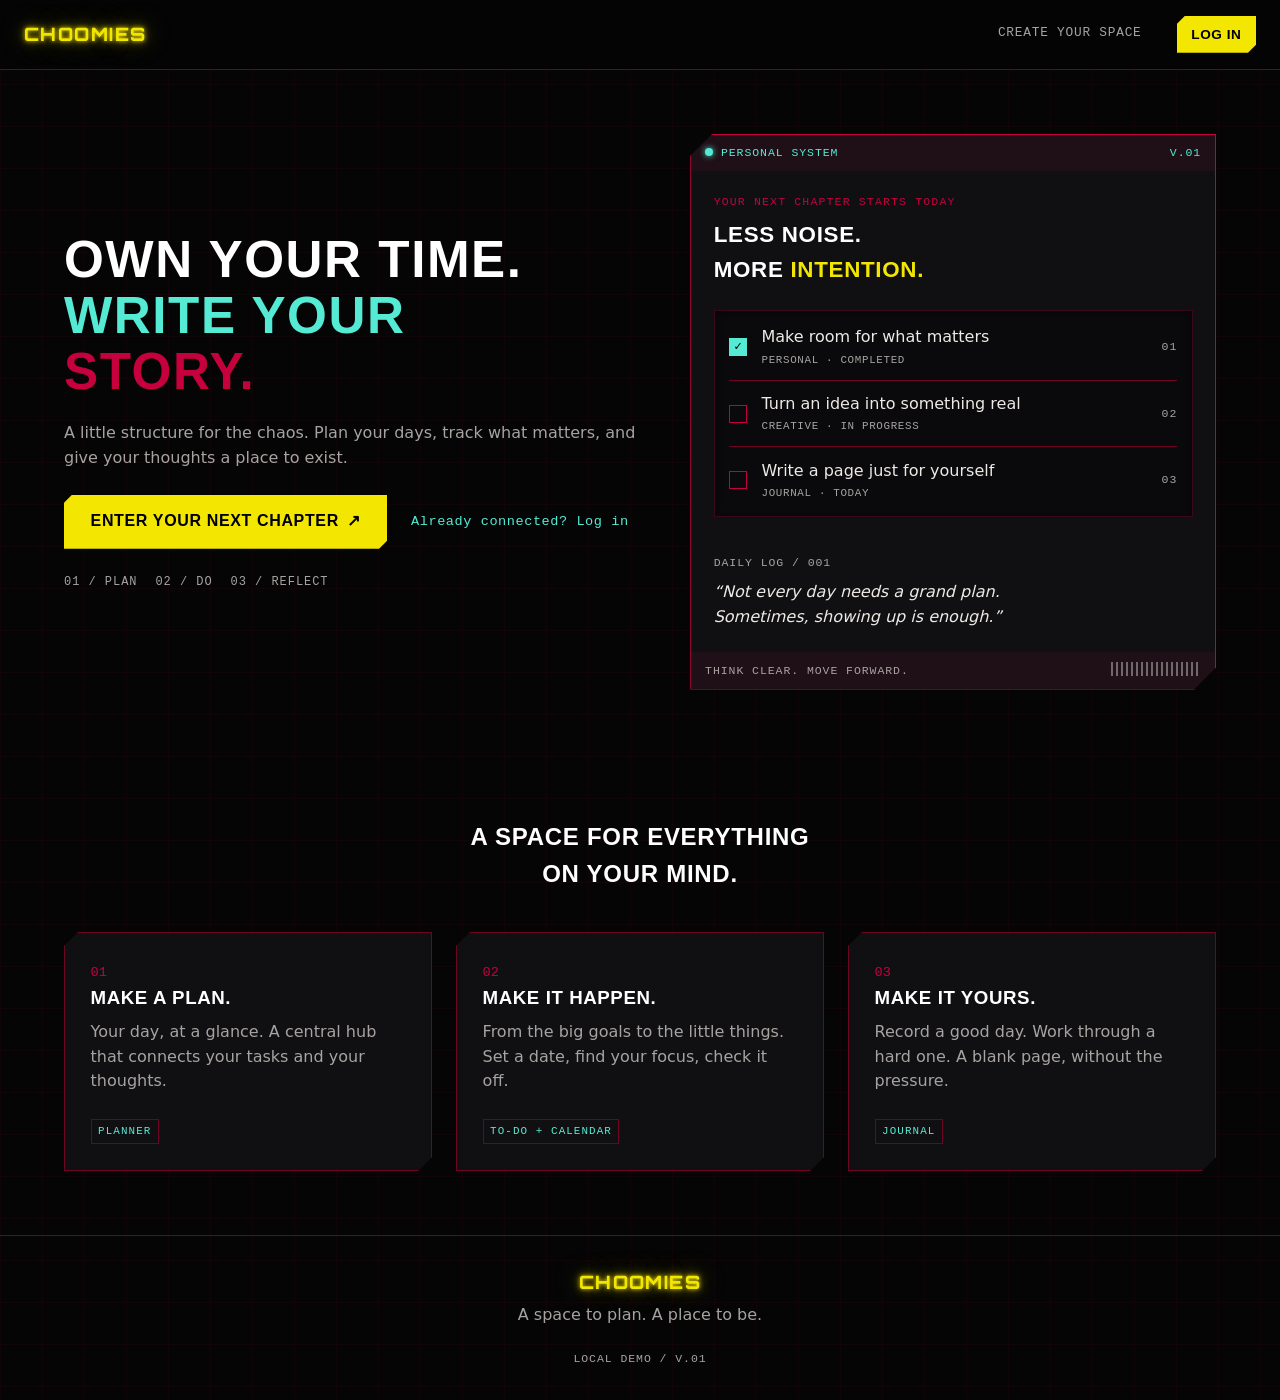
<file: mock/index.html>
<!doctype html>
<html lang="en">
  <head>
    <meta charset="UTF-8" />
    <meta name="viewport" content="width=device-width, initial-scale=1" />
    <meta name="theme-color" content="#080b10" />
    <meta
      name="description"
      content="A cyberpunk-inspired personal planner, task tracker, and journal. Local interactive demo."
    />
    <title>Own your time. Write your story. — Choomies</title>
    <link rel="icon" href="assets/favicon.svg" type="image/svg+xml" />
    <link rel="stylesheet" href="https://fonts.googleapis.com/css2?family=Orbitron:wght@700;800;900&display=swap" />
    <link rel="stylesheet" href="assets/css/styles.css" />
    <script src="assets/data/chat-seed.js" defer></script>
    <script src="assets/js/common.js" defer></script>
  </head>
  <body data-page="index">
    <a class="skip-link" href="#main-content">Skip to content</a>
    <div id="storage-warning" class="storage-warning" role="alert" hidden></div>
    <header id="public-header"></header>
    <main class="landing" id="main-content">
      <section class="hero">
        <div class="hero-copy">
          <h1>
            OWN YOUR TIME.<br /><span>WRITE YOUR</span><br /><em>STORY.</em>
          </h1>
          <p>
            A little structure for the chaos. Plan your days, track what
            matters, and give your thoughts a place to exist.
          </p>
          <div class="hero-actions">
            <a class="button primary" href="register.html"
              >ENTER YOUR NEXT CHAPTER <span aria-hidden="true">↗</span></a
            ><a class="text-link" href="login.html"
              >Already connected? Log in</a
            >
          </div>
          <div class="hero-footnote">
            <span>01 / PLAN</span><span>02 / DO</span><span>03 / REFLECT</span>
          </div>
        </div>
        <div class="hero-terminal">
          <div class="terminal-top">
            <span><span class="signal"></span> PERSONAL SYSTEM</span
            ><span>V.01</span>
          </div>
          <div class="terminal-body">
            <div class="terminal-date">YOUR NEXT CHAPTER STARTS TODAY</div>
            <h2>LESS NOISE.<br />MORE <span>INTENTION.</span></h2>
            <div class="terminal-feed">
              <div class="preview-line">
                <span class="preview-check checked">✓</span>
                <div>
                  Make room for what matters<small>PERSONAL · COMPLETED</small>
                </div>
                <span class="tiny">01</span>
              </div>
              <div class="preview-line">
                <span class="preview-check"></span>
                <div>
                  Turn an idea into something real<small
                    >CREATIVE · IN PROGRESS</small
                  >
                </div>
                <span class="tiny">02</span>
              </div>
              <div class="preview-line">
                <span class="preview-check"></span>
                <div>
                  Write a page just for yourself<small>JOURNAL · TODAY</small>
                </div>
                <span class="tiny">03</span>
              </div>
            </div>
            <div class="terminal-note">
              <span class="tiny">DAILY LOG / 001</span>
              <p>
                “Not every day needs a grand plan.<br />Sometimes, showing up is
                enough.”
              </p>
              <span class="note-caret"></span>
            </div>
          </div>
          <div class="terminal-bottom">
            <span>THINK CLEAR. MOVE FORWARD.</span
            ><span class="barcode" aria-hidden="true"></span>
          </div>
        </div>
      </section>
      <section class="features-section" id="features">
        <div class="section-heading">
          <h2>A space for everything<br />on your mind.</h2>
        </div>
        <div class="feature-grid">
          <article>
            <span class="feature-number">01</span>
            <h3>Make a plan.</h3>
            <p>
              Your day, at a glance. A central hub that connects your tasks and
              your thoughts.
            </p>
            <span class="feature-tag">PLANNER</span>
          </article>
          <article>
            <span class="feature-number">02</span>
            <h3>Make it happen.</h3>
            <p>
              From the big goals to the little things. Set a date, find your
              focus, check it off.
            </p>
            <span class="feature-tag">TO-DO + CALENDAR</span>
          </article>
          <article>
            <span class="feature-number">03</span>
            <h3>Make it yours.</h3>
            <p>
              Record a good day. Work through a hard one. A blank page, without
              the pressure.
            </p>
            <span class="feature-tag">JOURNAL</span>
          </article>
        </div>
      </section>
    </main>
    <footer class="public-footer">
      <a class="wordmark" href="index.html">CHOOMIES</a>
      <p>A space to plan. A place to be.</p>
      <span class="tiny">LOCAL DEMO / V.01</span>
    </footer>
    <div id="toast" role="status" aria-live="polite" hidden></div>
    <noscript
      ><p class="noscript">
        Enable JavaScript to use this interactive local demo.
      </p></noscript
    >
  </body>
</html>
</file>
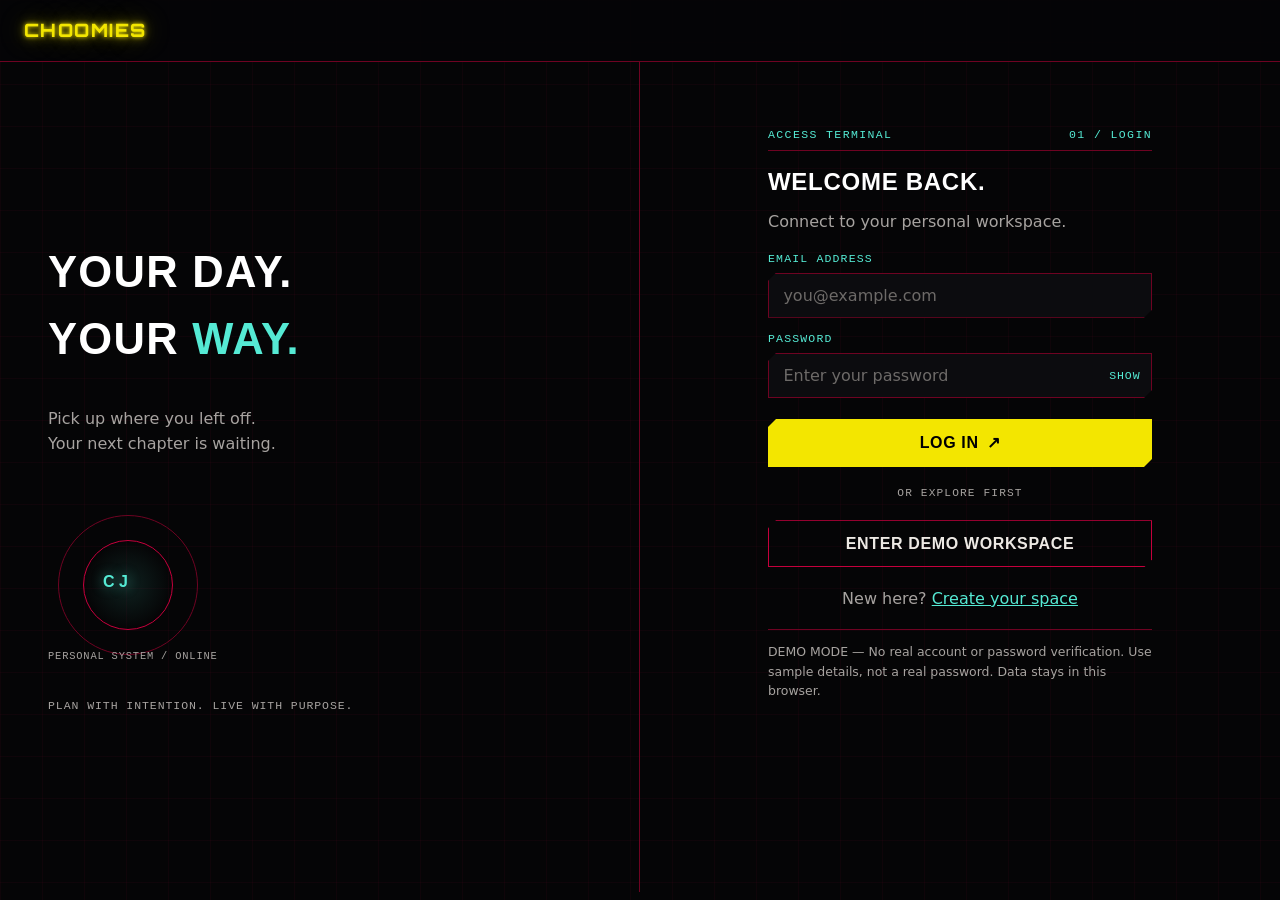
<file: mock/chat.html>
<!doctype html>
<html lang="en">
  <head>
    <meta charset="UTF-8" />
    <meta name="viewport" content="width=device-width, initial-scale=1" />
    <meta name="theme-color" content="#080b10" />
    <meta
      name="description"
      content="A cyberpunk-inspired personal planner, task tracker, and journal. Local interactive demo."
    />
    <title>Chat — Choomies</title>
    <link rel="icon" href="assets/favicon.svg" type="image/svg+xml" />
    <link rel="stylesheet" href="https://fonts.googleapis.com/css2?family=Orbitron:wght@700;800;900&display=swap" />
    <link rel="stylesheet" href="assets/css/styles.css" />
    <script src="assets/data/chat-seed.js" defer></script>
    <script src="assets/js/common.js" defer></script>
    <script src="assets/js/chat.js" defer></script>
  </head>
  <body data-page="chat">
    <a class="skip-link" href="#main-content">Skip to content</a>
    <div id="storage-warning" class="storage-warning" role="alert" hidden></div>
    <header id="app-header"></header>
    <main class="workspace-main" id="main-content">
      <nav class="breadcrumb page-breadcrumb" aria-label="Breadcrumb">
        <a href="planner.html">PERSONAL WORKSPACE</a
        ><span class="breadcrumb-sep" aria-hidden="true">/</span
        ><span aria-current="page">CONNECT</span>
      </nav>
      <div class="chat-layout">
        <aside class="contact-sidebar">
          <div class="panel-kicker">
            <span>CONTACTS</span
            ><button
              id="toggle-contacts"
              class="icon-button"
              type="button"
              aria-expanded="true"
              aria-controls="contacts-body"
            >
              <span id="toggle-contacts-label">HIDE</span>
              <span data-icon="chat"></span>
            </button>
          </div>
          <div id="contacts-body">
            <label class="search-field" for="contact-search"
              ><span data-icon="search"></span
              ><input
                id="contact-search"
                type="search"
                placeholder="Find a contact…"
                aria-label="Search contacts"
            /></label>
            <div class="list-heading">
              <span>ALL CONTACTS</span><span id="contact-total">00</span>
            </div>
            <div id="contact-list" class="contact-list"></div>
          </div>
        </aside>
        <section class="chat-thread panel">
          <div class="thread-header" id="thread-header" hidden>
            <div class="thread-identity">
              <span class="avatar-tile" id="thread-avatar" aria-hidden="true"
                ><span class="avatar-glitch"></span
                ><span class="avatar-initials" id="thread-initials"></span
              ></span>
              <div>
                <h2 id="thread-name"></h2>
                <span class="presence-label" id="thread-status"></span>
              </div>
            </div>
            <div class="thread-actions">
              <button type="button" class="icon-button" id="poke-button">
                <span data-icon="poke"></span> POKE
              </button>
              <button type="button" class="icon-button" id="call-button">
                <span data-icon="phone"></span> CALL
              </button>
              <button type="button" class="icon-button test-action" id="test-incoming-button">
                <span data-icon="phone"></span> TEST INCOMING CALL
              </button>
            </div>
          </div>
          <div class="thread-empty" id="thread-empty">
            <p>Select a contact to start talking.</p>
          </div>
          <div class="thread-feed" id="thread-feed" hidden></div>
          <form class="thread-composer" id="thread-composer" hidden>
            <label class="sr-only" for="message-input">Message</label
            ><input
              id="message-input"
              type="text"
              placeholder="Type a message…"
              autocomplete="off"
              maxlength="500"
            /><button type="submit" class="button primary compact" id="send-button">
              <span data-icon="send"></span> SEND
            </button>
          </form>
        </section>
      </div>
    </main>
    <footer id="app-footer"></footer>

    <div
      class="call-overlay"
      id="call-overlay"
      hidden
      role="dialog"
      aria-modal="true"
      aria-labelledby="call-name"
    >
      <div class="call-card">
        <button
          type="button"
          class="call-close"
          id="call-close"
          aria-label="Close"
        >
          ×
        </button>
        <div class="call-portrait" aria-hidden="true">
          <span class="portrait-glitch one"></span>
          <span class="portrait-glitch two"></span>
          <span class="portrait-core" id="call-initials"></span>
        </div>
        <span class="call-status" id="call-status">INCOMING CALL</span>
        <h2 id="call-name">Nova Reyes</h2>
        <div class="call-actions" id="call-actions-outgoing" hidden>
          <button type="button" class="call-action reject" id="call-cancel">
            <span class="call-key">C</span> CANCEL
          </button>
        </div>
        <div class="call-actions" id="call-actions-incoming">
          <button type="button" class="call-action reject" id="call-reject">
            <span class="call-key">R</span> REJECT
          </button>
          <button type="button" class="call-action answer" id="call-answer">
            <span class="call-key">A</span> ANSWER
          </button>
        </div>
        <div class="call-actions" id="call-actions-connected" hidden>
          <span class="call-timer" id="call-timer">00:00</span>
          <button type="button" class="call-action hangup" id="call-hangup">
            <span class="call-key">E</span> END CALL
          </button>
        </div>
      </div>
    </div>

    <div
      class="call-idle"
      id="call-idle"
      hidden
      role="status"
      aria-label="Incoming call, idle"
    >
      <span class="call-idle-avatar" id="idle-initials" aria-hidden="true"></span>
      <div class="call-idle-body">
        <span class="call-idle-label">INCOMING CALL</span>
        <strong id="idle-name"></strong>
      </div>
      <div class="call-idle-actions">
        <button type="button" class="call-idle-btn reject" id="idle-reject" aria-label="Reject call">
          <span data-icon="phone-off"></span>
        </button>
        <button type="button" class="call-idle-btn answer" id="idle-answer" aria-label="Answer call">
          <span data-icon="phone"></span>
        </button>
      </div>
    </div>

    <div id="toast" role="status" aria-live="polite" hidden></div>
    <noscript
      ><p class="noscript">
        Enable JavaScript to use this interactive local demo.
      </p></noscript
    >
  </body>
</html>
</file>
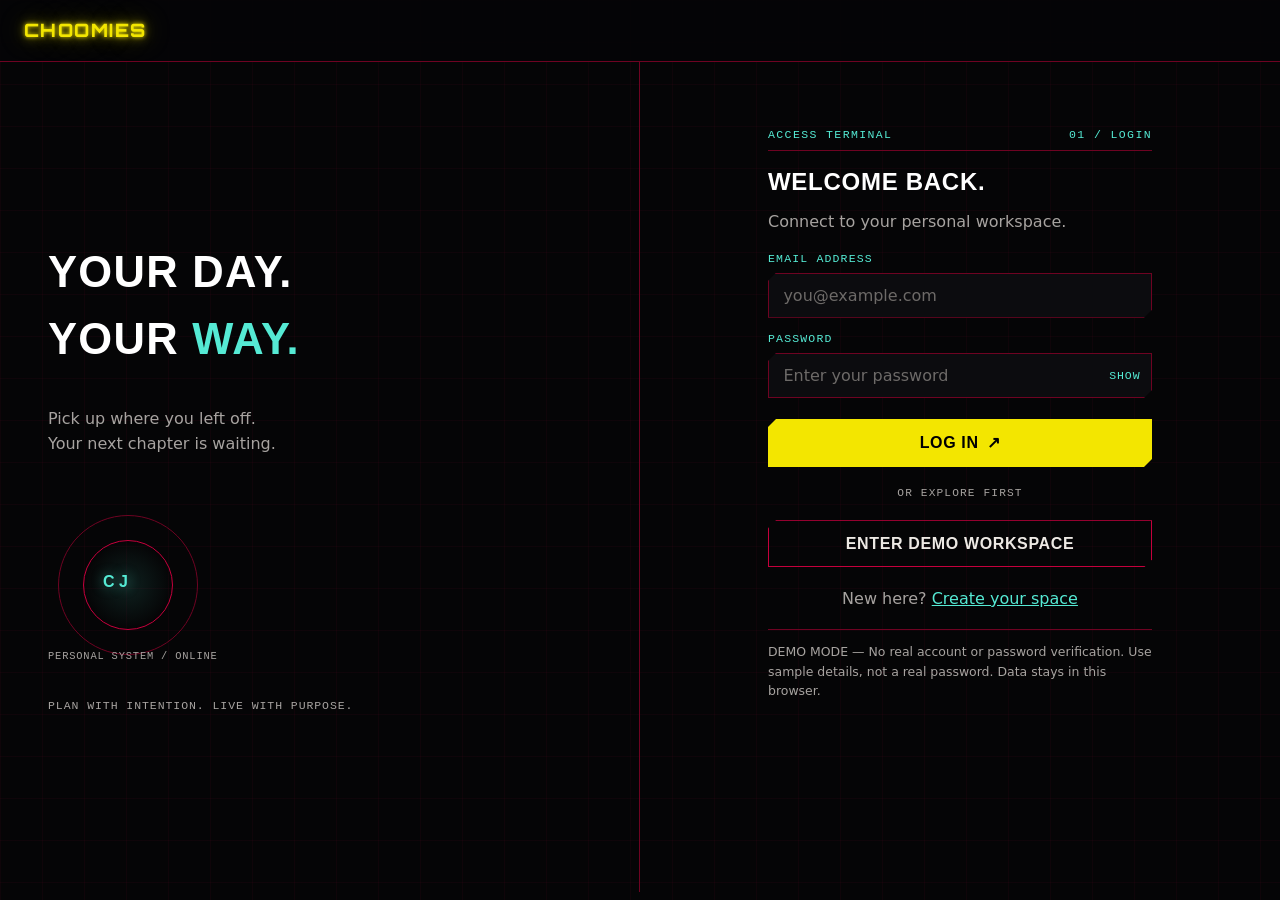
<file: mock/journal.html>
<!doctype html>
<html lang="en">
  <head>
    <meta charset="UTF-8" />
    <meta name="viewport" content="width=device-width, initial-scale=1" />
    <meta name="theme-color" content="#080b10" />
    <meta
      name="description"
      content="A cyberpunk-inspired personal planner, task tracker, and journal. Local interactive demo."
    />
    <title>Journal — Choomies</title>
    <link rel="icon" href="assets/favicon.svg" type="image/svg+xml" />
    <link rel="stylesheet" href="https://fonts.googleapis.com/css2?family=Orbitron:wght@700;800;900&display=swap" />
    <link rel="stylesheet" href="assets/css/styles.css" />
    <script src="assets/data/chat-seed.js" defer></script>
    <script src="assets/js/common.js" defer></script>
    <script src="assets/js/journal.js" defer></script>
  </head>
  <body data-page="journal">
    <a class="skip-link" href="#main-content">Skip to content</a>
    <div id="storage-warning" class="storage-warning" role="alert" hidden></div>
    <header id="app-header"></header>
    <main class="workspace-main" id="main-content">
      <div class="page-heading">
        <nav class="breadcrumb" aria-label="Breadcrumb">
          <a href="planner.html">PERSONAL WORKSPACE</a
          ><span class="breadcrumb-sep" aria-hidden="true">/</span
          ><span aria-current="page">REFLECT</span>
        </nav>
        <button class="button primary" id="new-entry">+ NEW ENTRY</button>
      </div>
      <div class="journal-layout">
        <aside class="entry-sidebar">
          <div class="panel-kicker">
            <span>ENTRIES</span
            ><button
              id="toggle-entries"
              class="icon-button"
              type="button"
              aria-expanded="true"
              aria-controls="entries-body"
            >
              <span id="toggle-entries-label">HIDE</span>
              <span data-icon="journal"></span>
            </button>
          </div>
          <div id="entries-body">
            <label class="search-field" for="entry-search"
              ><span data-icon="search"></span
              ><input
                id="entry-search"
                type="search"
                placeholder="Search your thoughts…"
                aria-label="Search journal entries"
            /></label>
            <div class="list-heading">
              <span>ALL ENTRIES</span><span id="entry-total">00</span>
            </div>
            <div id="entry-list" class="entry-list"></div>
            <div class="sidebar-footnote">
              <span data-icon="lock"></span> STORED IN THIS BROWSER ONLY
            </div>
          </div>
        </aside>
        <section class="journal-editor panel">
          <div class="editor-top">
            <span id="entry-mode" class="tiny">PERSONAL LOG</span
            ><span id="save-status" role="status">ALL CHANGES SAVED</span>
          </div>
          <form id="journal-form">
            <label class="sr-only" for="entry-title">Entry title</label
            ><input
              class="entry-title"
              id="entry-title"
              placeholder="Give this moment a title…"
              maxlength="120"
              required
            />
            <div class="entry-meta">
              <div>
                <label for="entry-date">DATE</label
                ><input id="entry-date" type="date" required />
              </div>
              <div>
                <label for="entry-mood">MOOD</label
                ><select id="entry-mood">
                  <option value="">How are you feeling?</option>
                  <option>Inspired</option>
                  <option>Calm</option>
                  <option>Happy</option>
                  <option>Reflective</option>
                  <option>Tired</option>
                  <option>Overwhelmed</option>
                </select>
              </div>
            </div>
            <div class="editor-rule">
              <span>YOUR STORY, UNFILTERED.</span><span>PLAIN TEXT</span>
            </div>
            <label class="sr-only" for="entry-body">Journal body</label
            ><textarea
              id="entry-body"
              placeholder="Start anywhere. This page is yours."
              required
            ></textarea>
            <p id="entry-error" class="form-error" role="alert"></p>
            <div class="editor-bottom">
              <span id="word-count" class="tiny">0 WORDS</span>
              <div class="button-group">
                <button type="button" id="delete-entry" class="button danger">
                  DELETE</button
                ><button type="submit" class="button primary">
                  SAVE ENTRY <span aria-hidden="true">↗</span>
                </button>
              </div>
            </div>
          </form>
        </section>
      </div>
    </main>
    <footer id="app-footer"></footer>
    <div id="toast" role="status" aria-live="polite" hidden></div>
    <noscript
      ><p class="noscript">
        Enable JavaScript to use this interactive local demo.
      </p></noscript
    >
  </body>
</html>
</file>
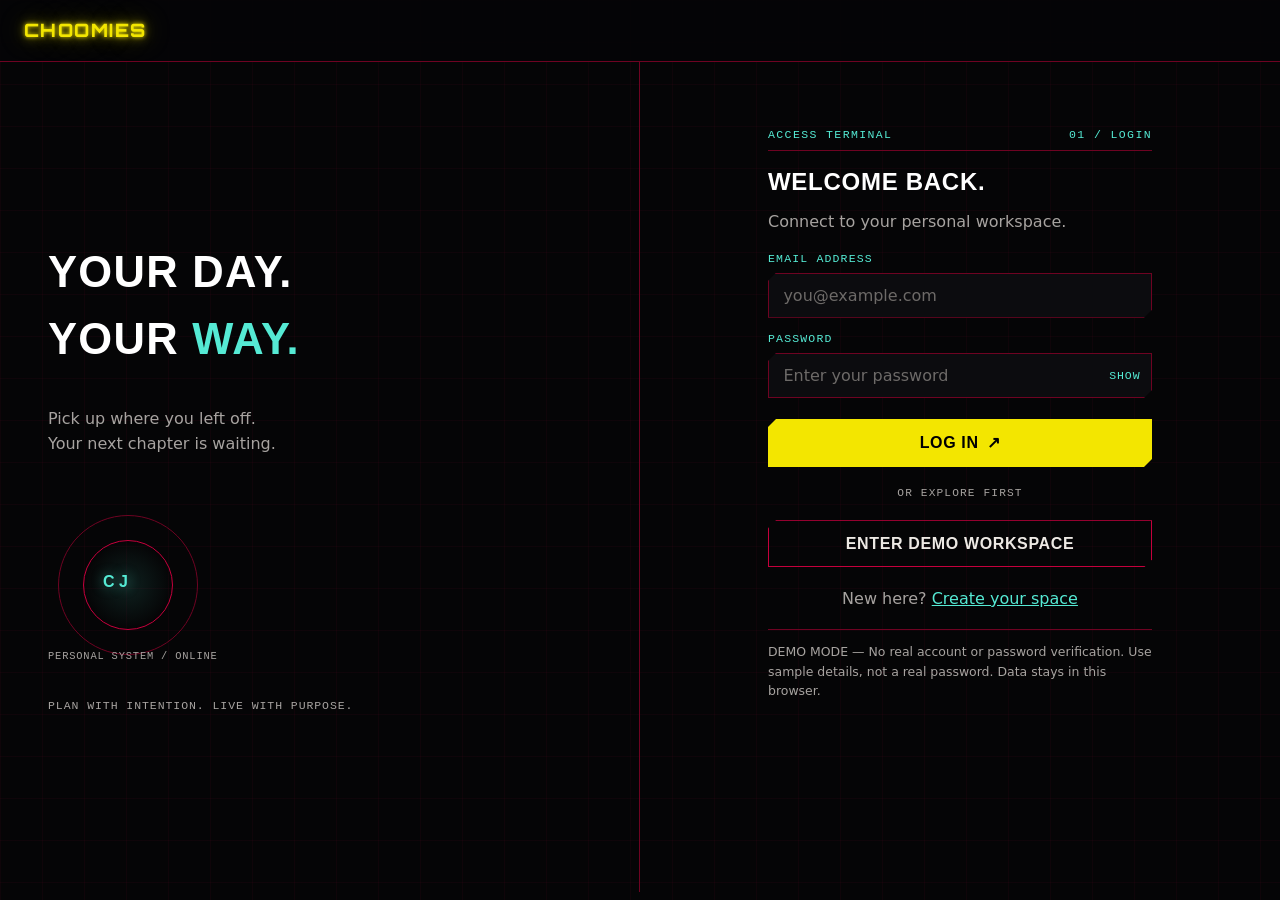
<file: mock/login.html>
<!doctype html>
<html lang="en">
  <head>
    <meta charset="UTF-8" />
    <meta name="viewport" content="width=device-width, initial-scale=1" />
    <meta name="theme-color" content="#080b10" />
    <meta
      name="description"
      content="A cyberpunk-inspired personal planner, task tracker, and journal. Local interactive demo."
    />
    <title>Log in — Choomies</title>
    <link rel="icon" href="assets/favicon.svg" type="image/svg+xml" />
    <link rel="stylesheet" href="https://fonts.googleapis.com/css2?family=Orbitron:wght@700;800;900&display=swap" />
    <link rel="stylesheet" href="assets/css/styles.css" />
    <script src="assets/data/chat-seed.js" defer></script>
    <script src="assets/js/common.js" defer></script>
    <script src="assets/js/auth.js" defer></script>
  </head>
  <body data-page="login">
    <a class="skip-link" href="#main-content">Skip to content</a>
    <div id="storage-warning" class="storage-warning" role="alert" hidden></div>
    <header id="public-header"></header>
    <main class="auth-layout" id="main-content">
      <section class="auth-story">
        <h1>YOUR DAY.<br />YOUR <em>WAY.</em></h1>
        <p>Pick up where you left off.<br />Your next chapter is waiting.</p>
        <div class="auth-decoration" aria-hidden="true">
          <div class="orbit orbit-one"></div>
          <div class="orbit orbit-two"></div>
          <span class="orbit-label">C J</span
          ><span class="orbit-caption">PERSONAL SYSTEM / ONLINE</span>
        </div>
        <span class="tiny">PLAN WITH INTENTION. LIVE WITH PURPOSE.</span>
      </section>
      <section class="auth-panel">
        <div class="panel-kicker">
          <span>ACCESS TERMINAL</span><span>01 / LOGIN</span>
        </div>
        <h2>Welcome back.</h2>
        <p class="muted">Connect to your personal workspace.</p>
        <form id="auth-form" novalidate>
          <label for="email">EMAIL ADDRESS</label
          ><input
            id="email"
            name="email"
            type="email"
            autocomplete="email"
            placeholder="you@example.com"
            required
          /><label for="password">PASSWORD</label>
          <div class="password-field">
            <input
              id="password"
              name="password"
              type="password"
              autocomplete="current-password"
              placeholder="Enter your password"
              required
              minlength="8"
            /><button
              class="password-toggle"
              type="button"
              data-toggle="password"
              aria-label="Show password"
            >
              SHOW
            </button>
          </div>
          <p id="auth-error" class="form-error" role="alert"></p>
          <button class="button primary full-width" type="submit">
            LOG IN <span aria-hidden="true">↗</span>
          </button>
        </form>
        <div class="or-divider">OR EXPLORE FIRST</div>
        <button
          id="demo-access"
          class="button secondary full-width"
          type="button"
        >
          ENTER DEMO WORKSPACE
        </button>
        <p class="auth-switch">
          New here? <a href="register.html">Create your space</a>
        </p>
        <p class="demo-disclaimer">
          DEMO MODE — No real account or password verification. Use sample
          details, not a real password. Data stays in this browser.
        </p>
      </section>
    </main>
    <div id="toast" role="status" aria-live="polite" hidden></div>
    <noscript
      ><p class="noscript">
        Enable JavaScript to use this interactive local demo.
      </p></noscript
    >
  </body>
</html>
</file>
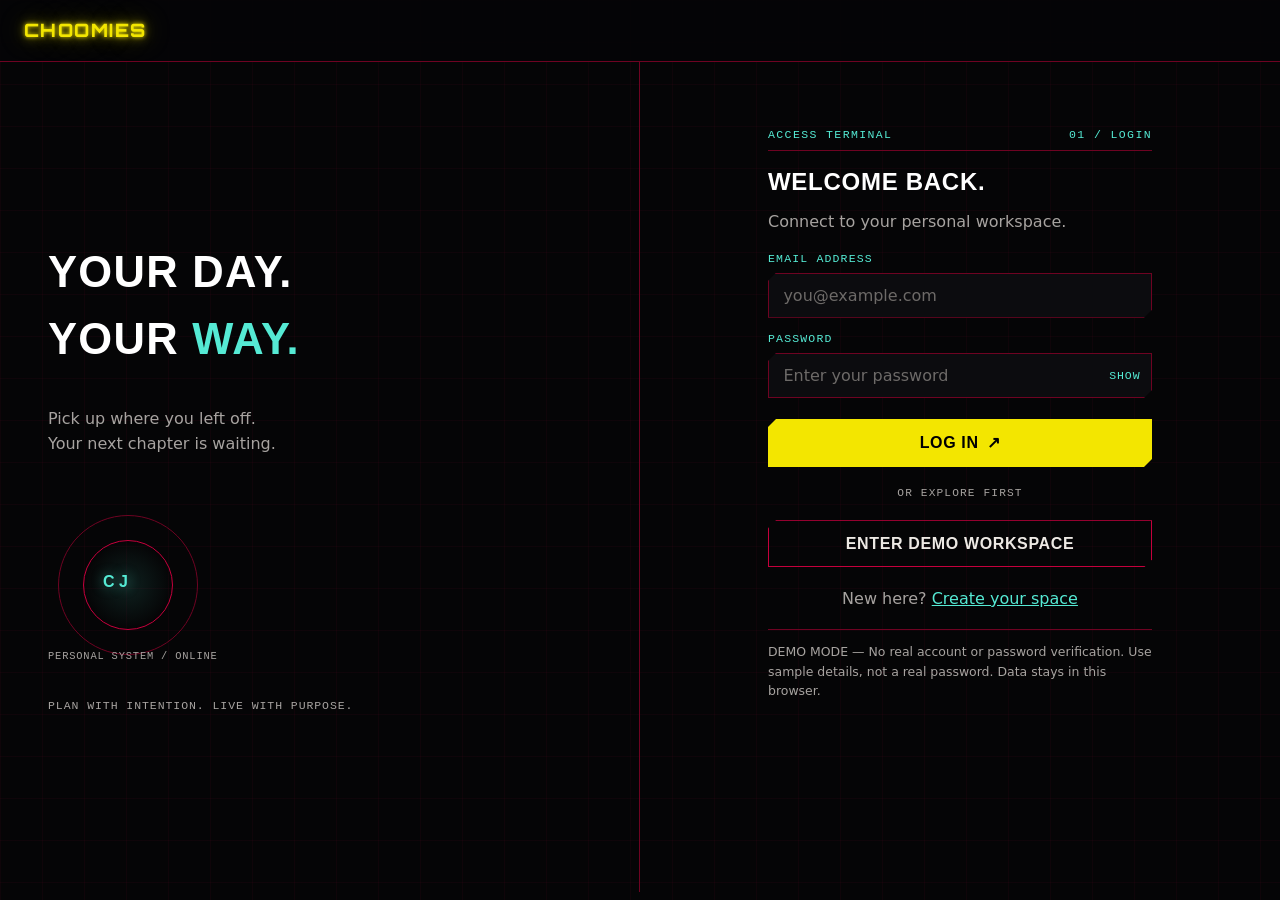
<file: mock/planner.html>
<!doctype html>
<html lang="en">
  <head>
    <meta charset="UTF-8" />
    <meta name="viewport" content="width=device-width, initial-scale=1" />
    <meta name="theme-color" content="#080b10" />
    <meta
      name="description"
      content="A cyberpunk-inspired personal planner, task tracker, and journal. Local interactive demo."
    />
    <title>Your planner — Choomies</title>
    <link rel="icon" href="assets/favicon.svg" type="image/svg+xml" />
    <link rel="stylesheet" href="https://fonts.googleapis.com/css2?family=Orbitron:wght@700;800;900&display=swap" />
    <link rel="stylesheet" href="assets/css/styles.css" />
    <script src="assets/data/chat-seed.js" defer></script>
    <script src="assets/js/common.js" defer></script>
    <script src="assets/js/planner.js" defer></script>
  </head>
  <body data-page="planner">
    <a class="skip-link" href="#main-content">Skip to content</a>
    <div id="storage-warning" class="storage-warning" role="alert" hidden></div>
    <header id="app-header"></header>
    <main class="planner-main" id="main-content">
      <div class="hub-layout">
        <aside class="daily-brief">
          <div class="panel-kicker">
            <span>DAILY BRIEF</span><span>01</span>
          </div>
          <h2>Small steps.<br />Real progress.</h2>
          <p>
            You don't have to do it all.<br />Just make room for what matters
            today.
          </p>
          <div class="brief-progress">
            <strong id="today-completed">0<span> / 0</span></strong
            ><span class="tiny">TODAY'S TASKS COMPLETE</span
            ><progress id="today-progress" max="1" value="0"></progress>
          </div>
          <a class="text-link" href="todo.html">View today's tasks</a>
          <div class="brief-quote">
            <span class="tiny">A MOMENT TO REMEMBER</span>
            <p>“The future depends on what you do today.”</p>
          </div>
        </aside>
        <section class="hub-map" aria-label="Workspace destinations">
          <svg
            class="hub-connections"
            viewBox="0 0 850 560"
            preserveAspectRatio="none"
            aria-hidden="true"
          >
            <path
              d="M425 280 L215 140 M425 280 L635 140 M425 280 L180 415 M425 280 L670 415"
            />
            <path
              class="inner-path"
              d="M425 260 L230 140 M425 260 L620 140 M410 285 L180 430 M440 285 L670 430"
            /></svg
          ><a
            href="journal.html"
            class="hub-node hex hub-journal"
            data-tag="RJ-0114-JRNL"
            data-info-title="JOURNAL"
            data-info-body="Your private space to reflect. Write freely, search past entries, and track how you've been feeling."
            ><span class="node-top"
              >01 / REFLECT <span class="node-arrow">↗</span></span
            ><span data-icon="journal" class="node-icon"></span>
            <h2>JOURNAL</h2>
            <span id="journal-count" class="node-count">0 ENTRIES</span></a
          ><a
            href="todo.html"
            class="hub-node hex hub-todo"
            data-tag="RJ-0221-TASK"
            data-info-title="TO-DO"
            data-info-body="Plan your day. Add tasks, set a priority, and check off progress against your calendar."
            ><span class="node-top"
              >02 / TAKE ACTION <span class="node-arrow">↗</span></span
            ><span data-icon="tasks" class="node-icon"></span>
            <h2>TO-DO</h2>
            <span id="task-count" class="node-count">0 ACTIVE TASKS</span></a
          >
          <div class="hub-core" aria-hidden="true">
            <span class="core-adjust core-adjust-top">–</span>
            <span class="core-small">YOUR</span><strong>SPACE</strong
            ><span class="core-dot"></span>
            <span class="core-adjust core-adjust-bottom">+</span>
          </div>
          <a
            href="chat.html"
            class="hub-node hex hub-chat"
            data-tag="RJ-0339-CHAT"
            data-info-title="CHAT"
            data-info-body="Message your contacts, call them, or send a quick poke. Everything stays in this browser."
            ><span class="node-top"
              >03 / CONNECT <span class="node-arrow">↗</span></span
            ><span data-icon="chat" class="node-icon"></span>
            <h2>CHAT</h2>
            <span id="chat-count" class="node-count">0 UNREAD</span></a
          >
          <a
            href="posts.html"
            class="hub-node hex hub-posts"
            data-tag="RJ-0562-POST"
            data-info-title="POSTS"
            data-info-body="Share what's on your mind, tag it with hashtags, and see what people say."
            ><span class="node-top"
              >04 / SHARE <span class="node-arrow">↗</span></span
            ><span data-icon="posts" class="node-icon"></span>
            <h2>POSTS</h2>
            <span id="posts-count" class="node-count">0 POSTS</span></a
          >
          <div class="hub-info" id="hub-info">
            <span class="hub-info-kicker">DESTINATION INFO</span>
            <h3 id="hub-info-title">JOURNAL</h3>
            <p id="hub-info-body">
              Your private space to reflect. Write freely, search past
              entries, and track how you've been feeling.
            </p>
          </div>
        </section>
      </div>
    </main>
    <footer id="app-footer"></footer>
    <div id="toast" role="status" aria-live="polite" hidden></div>
    <noscript
      ><p class="noscript">
        Enable JavaScript to use this interactive local demo.
      </p></noscript
    >
  </body>
</html>
</file>
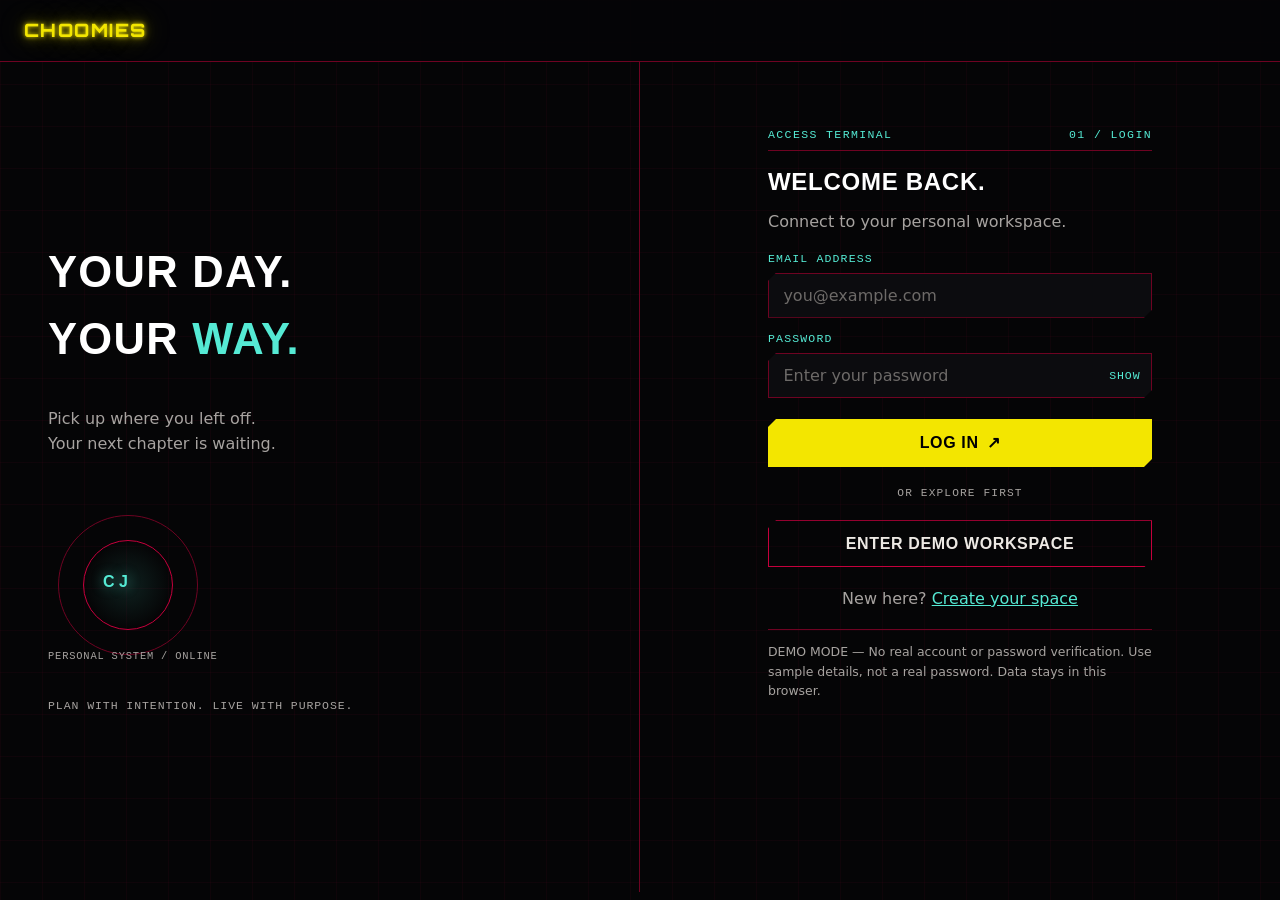
<file: mock/posts.html>
<!doctype html>
<html lang="en">
  <head>
    <meta charset="UTF-8" />
    <meta name="viewport" content="width=device-width, initial-scale=1" />
    <meta name="theme-color" content="#080b10" />
    <meta
      name="description"
      content="A cyberpunk-inspired personal planner, task tracker, and journal. Local interactive demo."
    />
    <title>Posts — Choomies</title>
    <link rel="icon" href="assets/favicon.svg" type="image/svg+xml" />
    <link rel="stylesheet" href="https://fonts.googleapis.com/css2?family=Orbitron:wght@700;800;900&display=swap" />
    <link rel="stylesheet" href="assets/css/styles.css" />
    <script src="assets/data/post-seed.js" defer></script>
    <script src="assets/js/common.js" defer></script>
    <script src="assets/js/posts.js" defer></script>
  </head>
  <body data-page="posts">
    <a class="skip-link" href="#main-content">Skip to content</a>
    <div id="storage-warning" class="storage-warning" role="alert" hidden></div>
    <header id="app-header"></header>
    <div class="posts-shell">
      <aside class="posts-sidebar">
        <button
          type="button"
          class="panel-kicker topics-toggle"
          id="toggle-topics"
          aria-expanded="true"
          aria-controls="topic-list"
        >
          <span>TOPICS</span><span data-icon="chevron-up" id="toggle-topics-icon"></span>
        </button>
        <div id="topic-list" class="topic-list"></div>
      </aside>
      <main class="workspace-main posts-main" id="main-content">
        <div class="posts-toolbar">
          <label class="search-field posts-search" for="post-search"
            ><span data-icon="search"></span
            ><input
              id="post-search"
              type="search"
              placeholder="Search posts…"
              aria-label="Search posts"
          /></label>
          <button type="button" class="button primary" id="new-post-button">
            + NEW POST
          </button>
        </div>

        <div class="hashtag-filter" id="hashtag-filter" hidden>
          <span data-icon="hashtag"></span>
          <span id="hashtag-filter-label"></span>
          <button type="button" id="clear-hashtag-filter" aria-label="Clear hashtag filter">×</button>
        </div>

        <div id="posts-feed" class="posts-feed"></div>
      </main>
    </div>
    <footer id="app-footer"></footer>

    <dialog id="post-dialog">
      <form id="post-form">
        <div class="dialog-heading">
          <div>
            <h2 id="post-dialog-title">New post.</h2>
          </div>
          <button
            type="button"
            class="icon-button"
            id="close-post"
            aria-label="Close post form"
          >
            ×
          </button>
        </div>
        <label for="post-title">TITLE</label
        ><input
          id="post-title"
          maxlength="140"
          placeholder="What's this about?"
          required
        />
        <label for="post-body">BODY</label
        ><textarea
          id="post-body"
          rows="5"
          placeholder="Share what's on your mind…"
          required
        ></textarea>
        <label for="post-hashtags"
          >HASHTAGS <span class="muted">(SPACE-SEPARATED, OPTIONAL)</span></label
        ><input
          id="post-hashtags"
          placeholder="journaling productivity"
        />
        <label for="post-image"
          >IMAGE URL <span class="muted">(OPTIONAL)</span></label
        ><input
          id="post-image"
          type="url"
          placeholder="https://images.unsplash.com/…"
        />
        <p class="form-error" id="post-error" role="alert"></p>
        <div class="dialog-actions">
          <button type="button" id="cancel-post" class="button secondary">
            CANCEL</button
          ><button type="submit" class="button primary">SAVE POST ↗</button>
        </div>
      </form>
    </dialog>

    <div id="toast" role="status" aria-live="polite" hidden></div>
    <noscript
      ><p class="noscript">
        Enable JavaScript to use this interactive local demo.
      </p></noscript
    >
  </body>
</html>
</file>
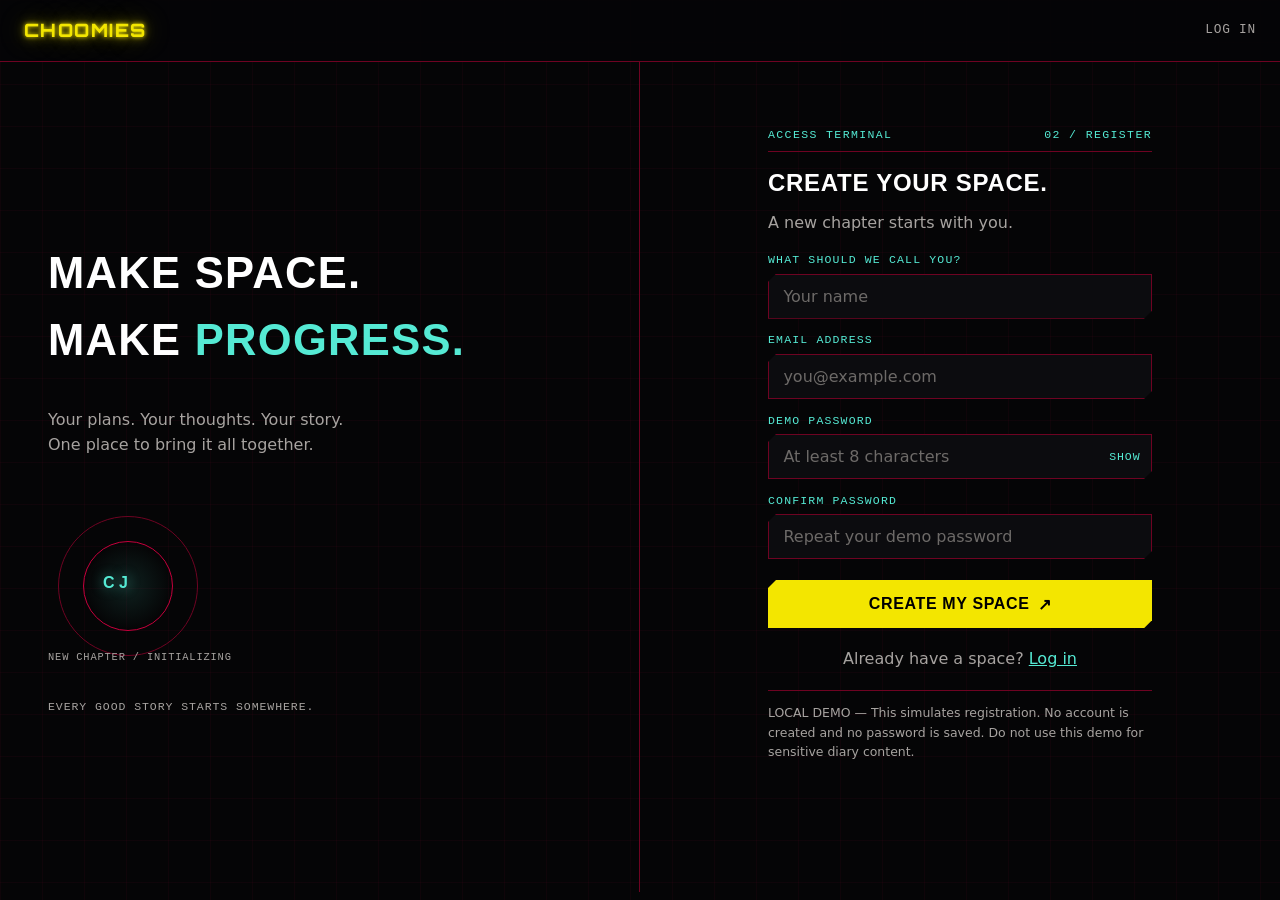
<file: mock/register.html>
<!doctype html>
<html lang="en">
  <head>
    <meta charset="UTF-8" />
    <meta name="viewport" content="width=device-width, initial-scale=1" />
    <meta name="theme-color" content="#080b10" />
    <meta
      name="description"
      content="A cyberpunk-inspired personal planner, task tracker, and journal. Local interactive demo."
    />
    <title>Create your space — Choomies</title>
    <link rel="icon" href="assets/favicon.svg" type="image/svg+xml" />
    <link rel="stylesheet" href="https://fonts.googleapis.com/css2?family=Orbitron:wght@700;800;900&display=swap" />
    <link rel="stylesheet" href="assets/css/styles.css" />
    <script src="assets/data/chat-seed.js" defer></script>
    <script src="assets/js/common.js" defer></script>
    <script src="assets/js/auth.js" defer></script>
  </head>
  <body data-page="register">
    <a class="skip-link" href="#main-content">Skip to content</a>
    <div id="storage-warning" class="storage-warning" role="alert" hidden></div>
    <header id="public-header"></header>
    <main class="auth-layout" id="main-content">
      <section class="auth-story">
        <h1>MAKE SPACE.<br />MAKE <em>PROGRESS.</em></h1>
        <p>
          Your plans. Your thoughts. Your story.<br />One place to bring it all
          together.
        </p>
        <div class="auth-decoration" aria-hidden="true">
          <div class="orbit orbit-one"></div>
          <div class="orbit orbit-two"></div>
          <span class="orbit-label">C J</span
          ><span class="orbit-caption">NEW CHAPTER / INITIALIZING</span>
        </div>
        <span class="tiny">EVERY GOOD STORY STARTS SOMEWHERE.</span>
      </section>
      <section class="auth-panel">
        <div class="panel-kicker">
          <span>ACCESS TERMINAL</span><span>02 / REGISTER</span>
        </div>
        <h2>Create your space.</h2>
        <p class="muted">A new chapter starts with you.</p>
        <form id="auth-form" novalidate>
          <label for="display-name">WHAT SHOULD WE CALL YOU?</label
          ><input
            id="display-name"
            name="name"
            autocomplete="nickname"
            placeholder="Your name"
            maxlength="40"
            required
          /><label for="email">EMAIL ADDRESS</label
          ><input
            id="email"
            name="email"
            type="email"
            autocomplete="email"
            placeholder="you@example.com"
            required
          /><label for="password">DEMO PASSWORD</label>
          <div class="password-field">
            <input
              id="password"
              name="password"
              type="password"
              autocomplete="new-password"
              placeholder="At least 8 characters"
              minlength="8"
              required
            /><button
              class="password-toggle"
              type="button"
              data-toggle="password"
              aria-label="Show password"
            >
              SHOW
            </button>
          </div>
          <label for="confirm-password">CONFIRM PASSWORD</label
          ><input
            id="confirm-password"
            name="confirm"
            type="password"
            autocomplete="new-password"
            placeholder="Repeat your demo password"
            required
          />
          <p id="auth-error" class="form-error" role="alert"></p>
          <button class="button primary full-width" type="submit">
            CREATE MY SPACE <span aria-hidden="true">↗</span>
          </button>
        </form>
        <p class="auth-switch">
          Already have a space? <a href="login.html">Log in</a>
        </p>
        <p class="demo-disclaimer">
          LOCAL DEMO — This simulates registration. No account is created and no
          password is saved. Do not use this demo for sensitive diary content.
        </p>
      </section>
    </main>
    <div id="toast" role="status" aria-live="polite" hidden></div>
    <noscript
      ><p class="noscript">
        Enable JavaScript to use this interactive local demo.
      </p></noscript
    >
  </body>
</html>
</file>
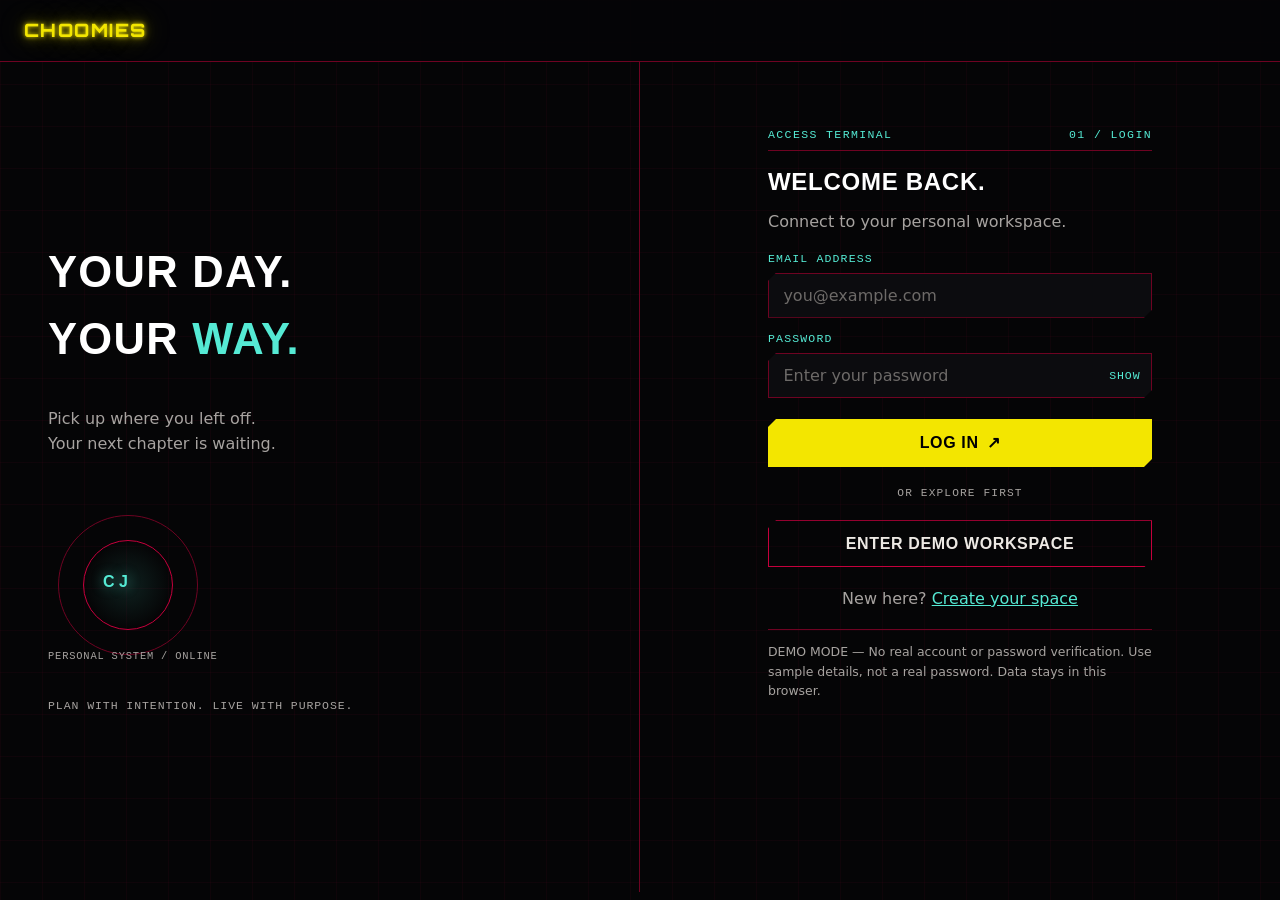
<file: mock/todo.html>
<!doctype html>
<html lang="en">
  <head>
    <meta charset="UTF-8" />
    <meta name="viewport" content="width=device-width, initial-scale=1" />
    <meta name="theme-color" content="#080b10" />
    <meta
      name="description"
      content="A cyberpunk-inspired personal planner, task tracker, and journal. Local interactive demo."
    />
    <title>To-do & calendar — Choomies</title>
    <link rel="icon" href="assets/favicon.svg" type="image/svg+xml" />
    <link rel="stylesheet" href="https://fonts.googleapis.com/css2?family=Orbitron:wght@700;800;900&display=swap" />
    <link rel="stylesheet" href="assets/css/styles.css" />
    <script src="assets/data/chat-seed.js" defer></script>
    <script src="assets/js/common.js" defer></script>
    <script src="assets/js/todo.js" defer></script>
  </head>
  <body data-page="todo">
    <a class="skip-link" href="#main-content">Skip to content</a>
    <div id="storage-warning" class="storage-warning" role="alert" hidden></div>
    <header id="app-header"></header>
    <main class="workspace-main" id="main-content">
      <div class="page-heading">
        <div>
          <nav class="breadcrumb" aria-label="Breadcrumb">
            <a href="planner.html">PERSONAL WORKSPACE</a
            ><span class="breadcrumb-sep" aria-hidden="true">/</span
            ><span aria-current="page">TAKE ACTION</span>
          </nav>
          <h1>MAKE IT <span>HAPPEN.</span></h1>
          <p>A plan for the day. Space for everything else.</p>
        </div>
        <button id="new-task" class="button primary">+ NEW TASK</button>
      </div>
      <div class="todo-layout">
        <section class="calendar-panel panel">
          <div class="panel-kicker">
            <span>YOUR CALENDAR</span
            ><button
              id="toggle-calendar"
              class="icon-button"
              type="button"
              aria-expanded="true"
              aria-controls="calendar-body"
            >
              <span id="toggle-calendar-label">HIDE</span>
              <span data-icon="calendar"></span>
            </button>
          </div>
          <div class="calendar-toolbar">
            <h2 id="calendar-month"></h2>
            <div class="calendar-controls">
              <button
                id="previous-month"
                class="icon-button"
                aria-label="Previous month"
              >
                ‹</button
              ><button id="calendar-today" class="button compact secondary">
                TODAY</button
              ><button
                id="next-month"
                class="icon-button"
                aria-label="Next month"
              >
                ›
              </button>
            </div>
          </div>
          <div id="calendar-body">
            <div class="weekdays" aria-hidden="true">
              <span>MON</span><span>TUE</span><span>WED</span><span>THU</span
              ><span>FRI</span><span>SAT</span><span>SUN</span>
            </div>
            <div
              id="calendar-grid"
              class="calendar-grid"
              aria-label="Select a date"
            ></div>
            <div class="calendar-legend">
              <span><i class="legend-dot cyan"></i> SELECTED</span
              ><span><i class="legend-dot yellow"></i> HAS TASKS</span
              ><span><i class="legend-ring"></i> TODAY</span>
            </div>
            <div class="month-summary">
              <span class="tiny">THIS MONTH</span>
              <div>
                <strong id="month-total">0</strong><span>TASKS PLANNED</span
                ><strong id="month-completed">0</strong><span>COMPLETED</span>
              </div>
            </div>
            <p class="calendar-quote">A little progress, every day.</p>
          </div>
        </section>
        <section class="tasks-panel">
          <div class="task-heading">
            <div>
              <span class="eyebrow" id="selected-day-label">TODAY'S FOCUS</span>
              <h2 id="selected-date-heading"></h2>
            </div>
            <span class="task-day-count" id="day-count"></span>
          </div>
          <div class="task-filters" role="group" aria-label="Filter tasks">
            <button data-filter="all" class="active" aria-pressed="true">
              ALL <span id="all-count">0</span></button
            ><button data-filter="active" aria-pressed="false">
              ACTIVE <span id="active-count">0</span></button
            ><button data-filter="completed" aria-pressed="false">
              COMPLETED <span id="completed-count">0</span>
            </button>
          </div>
          <div id="task-list"></div>
          <button id="inline-new-task" class="add-task-inline">
            + ADD A TASK FOR THIS DAY
          </button>
          <div class="task-bottom-note">
            <span data-icon="bolt"></span>
            <p>
              Focus on the next step.<br /><span
                >Progress is progress, however small.</span
              >
            </p>
          </div>
        </section>
      </div>
    </main>
    <footer id="app-footer"></footer>
    <dialog id="task-dialog">
      <form id="task-form">
        <div class="dialog-heading">
          <div>
            <h2 id="task-dialog-title">New task.</h2>
          </div>
          <button
            type="button"
            class="icon-button"
            id="close-task"
            aria-label="Close task form"
          >
            ×
          </button>
        </div>
        <label for="task-title">TASK TITLE</label
        ><input
          id="task-title"
          maxlength="160"
          placeholder="What do you want to get done?"
          required
        />
        <div class="form-row">
          <div>
            <label for="task-date">DUE DATE</label
            ><input type="date" id="task-date" required />
          </div>
          <div>
            <label for="task-priority">PRIORITY</label
            ><select id="task-priority">
              <option value="normal">Normal</option>
              <option value="high">High</option>
              <option value="low">Low</option>
            </select>
          </div>
        </div>
        <label for="task-notes"
          >NOTES <span class="muted">(OPTIONAL)</span></label
        ><textarea
          id="task-notes"
          rows="4"
          placeholder="A little more context…"
        ></textarea>
        <p class="form-error" id="task-error" role="alert"></p>
        <div class="dialog-actions">
          <button type="button" id="cancel-task" class="button secondary">
            CANCEL</button
          ><button type="submit" class="button primary">SAVE TASK ↗</button>
        </div>
      </form>
    </dialog>
    <div id="toast" role="status" aria-live="polite" hidden></div>
    <noscript
      ><p class="noscript">
        Enable JavaScript to use this interactive local demo.
      </p></noscript
    >
  </body>
</html>
</file>
<file: mock/assets/css/styles.css>
/* ==========================================================================
   Choomies — design tokens
   ========================================================================== */
:root {
  --c-black: #000000;
  --c-bg: #050506;
  --c-bg-raised: #0c0c0f;
  --c-panel: #101013;
  --c-crimson: #c5003c;
  --c-crimson-dim: #6e0322;
  --c-selected: #880425;
  --c-yellow: #f3e600;
  --c-cyan: #55ead4;
  --c-text: #ede9e4;
  --c-text-dim: #a7a3a0;
  --c-danger: #ff4d4d;

  --font-display: "Rajdhani", "Bank Gothic", "Arial Narrow", sans-serif;
  --font-mono: "Share Tech Mono", "Consolas", "Courier New", monospace;
  --font-body: "Inter", "Segoe UI", system-ui, sans-serif;

  --clip-sm: polygon(8px 0, 100% 0, 100% calc(100% - 8px), calc(100% - 8px) 100%, 0 100%, 0 8px);
  --clip-md: polygon(14px 0, 100% 0, 100% calc(100% - 14px), calc(100% - 14px) 100%, 0 100%, 0 14px);
  --clip-lg: polygon(22px 0, 100% 0, 100% calc(100% - 22px), calc(100% - 22px) 100%, 0 100%, 0 22px);

  /* Every panel sits slightly lifted off the page — the depth cue that
     reads as a real HUD screen rather than a flat colored box. */
  --panel-lift: 0 16px 44px -22px rgba(0, 0, 0, 0.7);

  --transition-fast: 140ms ease;
  --transition-med: 220ms ease;
}

@media (prefers-reduced-motion: reduce) {
  :root {
    --transition-fast: 0ms;
    --transition-med: 0ms;
  }
}

/* ==========================================================================
   Reset & base
   ========================================================================== */
*, *::before, *::after { box-sizing: border-box; }
/* The hidden attribute must win over any element's own `display` rule —
   without this, `.call-overlay{display:flex}` (or any component that
   sets its own display) silently defeats `hidden` and the element shows
   regardless of the attribute. */
[hidden] { display: none !important; }
html { color-scheme: dark; }
body {
  margin: 0;
  background: var(--c-bg);
  background-image:
    linear-gradient(rgba(197, 0, 60, 0.05) 1px, transparent 1px),
    linear-gradient(90deg, rgba(197, 0, 60, 0.05) 1px, transparent 1px);
  background-size: 42px 42px;
  color: var(--c-text);
  font-family: var(--font-body);
  line-height: 1.55;
  min-height: 100vh;
  -webkit-font-smoothing: antialiased;
}
img { max-width: 100%; }
h1, h2, h3, h4 {
  font-family: var(--font-display);
  text-transform: uppercase;
  letter-spacing: 0.03em;
  margin: 0 0 0.4em;
  font-weight: 700;
  color: #fff;
}
p { margin: 0 0 1em; color: var(--c-text-dim); }
a { color: var(--c-cyan); }
button, input, select, textarea { font-family: inherit; font-size: inherit; color: inherit; }

::selection { background: var(--c-selected); color: #fff; }

:focus-visible {
  outline: 2px solid var(--c-cyan);
  outline-offset: 2px;
}

.skip-link {
  position: absolute;
  left: -999px;
  top: 0;
  background: var(--c-yellow);
  color: #000;
  padding: 0.6em 1em;
  z-index: 999;
  font-weight: 700;
}
.skip-link:focus {
  left: 1em;
  top: 1em;
}

.sr-only {
  position: absolute;
  width: 1px;
  height: 1px;
  overflow: hidden;
  clip: rect(0 0 0 0);
  white-space: nowrap;
}

.noscript {
  padding: 2em;
  text-align: center;
  color: var(--c-yellow);
}

/* ==========================================================================
   Shared text / labels
   ========================================================================== */
.eyebrow {
  display: inline-flex;
  align-items: center;
  gap: 0.5em;
  font-family: var(--font-mono);
  font-size: 0.78rem;
  letter-spacing: 0.14em;
  text-transform: uppercase;
  color: var(--c-cyan);
}
.tiny {
  font-family: var(--font-mono);
  font-size: 0.72rem;
  letter-spacing: 0.08em;
  text-transform: uppercase;
  color: var(--c-text-dim);
}
.muted { color: var(--c-text-dim); }

/* Breadcrumb — links back to the page it descends from. */
.breadcrumb {
  display: inline-flex;
  align-items: center;
  gap: 0.5em;
  font-family: var(--font-mono);
  font-size: 0.78rem;
  letter-spacing: 0.14em;
  text-transform: uppercase;
}
.breadcrumb a {
  color: var(--c-cyan);
  text-decoration: none;
  border-bottom: 1px solid transparent;
  transition: border-color var(--transition-fast);
}
.breadcrumb a:hover, .breadcrumb a:focus-visible { border-color: var(--c-cyan); }
.breadcrumb-sep { color: var(--c-text-dim); }
.breadcrumb [aria-current="page"] { color: var(--c-text-dim); }

.datetime-sep { color: var(--c-text-dim); margin: 0 0.5em; }

.signal {
  width: 8px;
  height: 8px;
  border-radius: 50%;
  background: var(--c-cyan);
  box-shadow: 0 0 6px var(--c-cyan);
  display: inline-block;
}

/* ==========================================================================
   Buttons
   ========================================================================== */
.button {
  display: inline-flex;
  align-items: center;
  justify-content: center;
  gap: 0.5em;
  padding: 0.85em 1.6em;
  font-family: var(--font-display);
  font-weight: 700;
  text-transform: uppercase;
  letter-spacing: 0.04em;
  text-decoration: none;
  border: 1px solid transparent;
  background: transparent;
  cursor: pointer;
  clip-path: var(--clip-sm);
  transition: transform var(--transition-fast), background var(--transition-fast), color var(--transition-fast);
}
.button:hover { transform: translateY(-1px); }
.button:active { transform: translateY(0); }

.button.primary {
  background: var(--c-yellow);
  color: #000;
}
.button.primary:hover { background: #fff96b; }

.button.secondary {
  background: transparent;
  border-color: var(--c-crimson);
  color: var(--c-text);
}
.button.secondary:hover { background: rgba(197, 0, 60, 0.15); }

.button.danger {
  background: transparent;
  border-color: var(--c-danger);
  color: var(--c-danger);
}
.button.danger:hover { background: rgba(255, 77, 77, 0.12); }

.button.compact { padding: 0.5em 1em; font-size: 0.85rem; }
.button.full-width { width: 100%; }

.icon-button {
  background: transparent;
  border: 1px solid var(--c-crimson-dim);
  color: var(--c-text);
  cursor: pointer;
  padding: 0.4em 0.7em;
  font-family: var(--font-mono);
  font-size: 0.75rem;
  letter-spacing: 0.06em;
  clip-path: var(--clip-sm);
  transition: border-color var(--transition-fast), color var(--transition-fast);
}
.icon-button:hover { border-color: var(--c-cyan); color: var(--c-cyan); }
.icon-button.test-action { border-style: dashed; color: var(--c-text-dim); }
.icon-button.test-action:hover { border-color: var(--c-yellow); color: var(--c-yellow); }
.icon-button { display: inline-flex; align-items: center; gap: 0.4em; }

/* Base size for any icon span not covered by a more specific rule —
   inline SVGs with no width/height would otherwise render oversized. */
[data-icon] { display: inline-flex; width: 16px; height: 16px; vertical-align: middle; flex-shrink: 0; }

.text-link {
  color: var(--c-cyan);
  text-decoration: none;
  font-family: var(--font-mono);
  font-size: 0.85rem;
  letter-spacing: 0.04em;
  border-bottom: 1px solid transparent;
  transition: border-color var(--transition-fast);
}
.text-link:hover { border-color: var(--c-cyan); }

/* ==========================================================================
   Panels
   ========================================================================== */
.panel,
.daily-brief,
.entry-sidebar,
.hub-map,
.tasks-panel,
.feature-grid article,
.future-section {
  box-shadow: var(--panel-lift);
}
.panel {
  background: var(--c-panel);
  border: 1px solid var(--c-crimson-dim);
  clip-path: var(--clip-md);
  padding: 1.6em;
}
.panel-kicker {
  display: flex;
  justify-content: space-between;
  font-family: var(--font-mono);
  font-size: 0.72rem;
  letter-spacing: 0.12em;
  text-transform: uppercase;
  color: var(--c-cyan);
  margin-bottom: 1em;
  padding-bottom: 0.6em;
  border-bottom: 1px solid var(--c-crimson-dim);
}

.storage-warning {
  background: var(--c-selected);
  color: #fff;
  text-align: center;
  padding: 0.7em 1em;
  font-family: var(--font-mono);
  font-size: 0.82rem;
  letter-spacing: 0.03em;
}

.form-error {
  color: var(--c-danger);
  font-family: var(--font-mono);
  font-size: 0.82rem;
  min-height: 1.2em;
  margin: 0.4em 0 0;
}

/* ==========================================================================
   Forms
   ========================================================================== */
label {
  display: block;
  font-family: var(--font-mono);
  font-size: 0.72rem;
  letter-spacing: 0.1em;
  text-transform: uppercase;
  color: var(--c-cyan);
  margin: 1.1em 0 0.4em;
}
input, select, textarea {
  width: 100%;
  background: var(--c-bg-raised);
  border: 1px solid var(--c-crimson-dim);
  color: var(--c-text);
  padding: 0.75em 0.9em;
  clip-path: var(--clip-sm);
  transition: border-color var(--transition-fast);
}
input::placeholder, textarea::placeholder { color: #6d6a68; }
input:focus, select:focus, textarea:focus {
  border-color: var(--c-cyan);
  outline: none;
}
input:focus-visible, select:focus-visible, textarea:focus-visible {
  outline: 2px solid var(--c-cyan);
  outline-offset: 2px;
}
textarea { resize: vertical; min-height: 8em; }

.password-field { position: relative; }
.password-field input { padding-right: 4.5em; }
.password-toggle {
  position: absolute;
  right: 0.5em;
  top: 50%;
  transform: translateY(-50%);
  background: transparent;
  border: none;
  color: var(--c-cyan);
  font-family: var(--font-mono);
  font-size: 0.72rem;
  letter-spacing: 0.08em;
  cursor: pointer;
  padding: 0.4em 0.5em;
}

/* ==========================================================================
   Site nav (header)
   ========================================================================== */
#public-header, #app-header {
  border-bottom: 1px solid var(--c-crimson-dim);
  background: rgba(5, 5, 6, 0.9);
  position: sticky;
  top: 0;
  z-index: 20;
}
.site-nav {
  padding: 1em 1.5em;
  display: flex;
  align-items: center;
  justify-content: space-between;
  gap: 1em;
  flex-wrap: wrap;
}
.wordmark {
  font-family: "Orbitron", var(--font-display);
  font-weight: 800;
  letter-spacing: 0.08em;
  text-decoration: none;
  color: var(--c-yellow);
  font-size: 1.15rem;
  text-shadow:
    0 0 4px rgba(243, 230, 0, 0.9),
    0 0 12px rgba(243, 230, 0, 0.6),
    0 0 28px rgba(243, 230, 0, 0.35);
}
.wordmark span { color: var(--c-crimson); }
.site-nav nav {
  display: flex;
  align-items: center;
  gap: 2.2em;
  flex-wrap: wrap;
}

/* Logged-in header: logo left, links centered (nudged slightly right
   of true-center), profile menu held apart on the right. */
.app-site-nav {
  display: grid;
  grid-template-columns: 1fr auto 1fr;
  align-items: center;
}
.app-site-nav .wordmark { justify-self: start; }
.app-site-nav .site-nav-links { justify-self: center; margin-left: 6em; }
.app-site-nav .profile-menu-wrap { justify-self: end; }

/* Profile menu — stands in for a real account menu. Profile/Settings
   are placeholders; Logout keeps its real behavior. */
.profile-menu-wrap { position: relative; }
.profile-trigger {
  display: flex;
  align-items: center;
  gap: 0.5em;
  background: transparent;
  border: 1px solid var(--c-crimson-dim);
  clip-path: var(--clip-sm);
  padding: 0.3em 0.7em 0.3em 0.4em;
  cursor: pointer;
  color: var(--c-text-dim);
}
.profile-trigger:hover { border-color: var(--c-cyan); color: var(--c-text); }
.profile-trigger-name {
  font-family: var(--font-mono);
  font-size: 0.78rem;
  letter-spacing: 0.04em;
  text-transform: uppercase;
  max-width: 120px;
  overflow: hidden;
  text-overflow: ellipsis;
  white-space: nowrap;
}
.profile-trigger span[data-icon] { width: 14px; height: 14px; transition: transform var(--transition-fast); }
.profile-trigger[aria-expanded="true"] span[data-icon] { transform: rotate(180deg); }

.profile-menu {
  position: absolute;
  top: calc(100% + 0.6em);
  right: 0;
  min-width: 180px;
  background: var(--c-panel);
  border: 1px solid var(--c-crimson);
  clip-path: var(--clip-sm);
  box-shadow: var(--panel-lift);
  padding: 0.4em;
  display: flex;
  flex-direction: column;
  gap: 0.2em;
  z-index: 50;
}
.profile-menu-item {
  background: transparent;
  border: none;
  color: var(--c-text);
  font-family: var(--font-mono);
  font-size: 0.78rem;
  letter-spacing: 0.05em;
  text-transform: uppercase;
  text-align: left;
  padding: 0.6em 0.7em;
  cursor: pointer;
  clip-path: var(--clip-sm);
}
.profile-menu-item:hover { background: var(--c-bg-raised); color: var(--c-cyan); }
.profile-menu-item.danger:hover { background: rgba(197, 0, 60, 0.15); color: var(--c-crimson); }
.nav-link {
  font-family: var(--font-mono);
  font-size: 0.8rem;
  letter-spacing: 0.06em;
  text-transform: uppercase;
  text-decoration: none;
  color: var(--c-text-dim);
  background: transparent;
  border: none;
  cursor: pointer;
  padding: 0.3em 0;
  border-bottom: 2px solid transparent;
  transition: color var(--transition-fast), border-color var(--transition-fast);
}
.nav-link:hover { color: var(--c-text); }
.nav-link.active { color: var(--c-cyan); border-color: var(--c-cyan); }
.logout-link { color: var(--c-crimson); }
.logout-link:hover { color: #ff5f7d; }

#app-footer, .public-footer {
  border-top: 1px solid var(--c-crimson-dim);
  padding: 2em 1.5em;
  text-align: center;
  color: var(--c-text-dim);
}
.public-footer { display: flex; flex-direction: column; align-items: center; gap: 0.4em; }

/* ==========================================================================
   Landing page
   ========================================================================== */
.landing { max-width: 1200px; margin: 0 auto; padding: 0 1.5em; }
.hero {
  display: grid;
  grid-template-columns: 1.1fr 1fr;
  gap: 3em;
  align-items: center;
  padding: 4em 0;
}
.hero h1 {
  font-size: clamp(2.2rem, 4vw, 3.4rem);
  line-height: 1.1;
}
.hero h1 span { color: var(--c-cyan); }
.hero h1 em { color: var(--c-crimson); font-style: normal; }
.hero-actions { display: flex; align-items: center; gap: 1.5em; flex-wrap: wrap; margin: 1.5em 0; }
.hero-footnote { display: flex; gap: 1.5em; font-family: var(--font-mono); font-size: 0.75rem; letter-spacing: 0.08em; color: var(--c-text-dim); }

.hero-terminal {
  background: var(--c-panel);
  border: 1px solid var(--c-crimson);
  clip-path: var(--clip-lg);
  box-shadow: 0 0 0 1px rgba(0, 0, 0, 0.6), 0 20px 60px -20px rgba(197, 0, 60, 0.35);
}
.terminal-top, .terminal-bottom {
  display: flex;
  justify-content: space-between;
  padding: 0.8em 1.2em;
  font-family: var(--font-mono);
  font-size: 0.72rem;
  letter-spacing: 0.08em;
  text-transform: uppercase;
  color: var(--c-cyan);
  background: rgba(197, 0, 60, 0.08);
}
.terminal-bottom { color: var(--c-text-dim); }
.terminal-body { padding: 1.4em; }
.terminal-date { font-family: var(--font-mono); font-size: 0.72rem; letter-spacing: 0.1em; color: var(--c-crimson); margin-bottom: 0.6em; }
.terminal-body h2 { font-size: 1.4rem; margin-bottom: 1em; }
.terminal-body h2 span { color: var(--c-yellow); }

/* A recessed well nested inside the terminal panel — the feed reads as
   content sitting behind the screen's glass, not flush with the frame. */
.terminal-feed {
  background: rgba(0, 0, 0, 0.35);
  border: 1px solid rgba(197, 0, 60, 0.25);
  box-shadow: inset 0 2px 8px rgba(0, 0, 0, 0.5);
  padding: 0.2em 0.9em;
}
.preview-line {
  display: grid;
  grid-template-columns: auto 1fr auto;
  align-items: center;
  gap: 0.9em;
  padding: 0.7em 0;
  border-bottom: 1px solid var(--c-crimson-dim);
}
.terminal-feed .preview-line:last-child { border-bottom: none; }
.preview-line div { color: var(--c-text); }
.preview-line small { display: block; color: var(--c-text-dim); font-family: var(--font-mono); font-size: 0.68rem; letter-spacing: 0.06em; margin-top: 0.15em; }
.preview-check {
  width: 18px; height: 18px;
  border: 1px solid var(--c-crimson);
  display: inline-flex; align-items: center; justify-content: center;
  font-size: 0.7rem; color: transparent;
}
.preview-check.checked { background: var(--c-cyan); color: #000; border-color: var(--c-cyan); }
.preview-line .tiny { color: var(--c-text-dim); }
.terminal-note { margin-top: 1em; padding-top: 1em; position: relative; }
.terminal-note p { color: var(--c-text); font-style: italic; margin: 0.4em 0 0; }
.barcode {
  width: 90px; height: 14px;
  background: repeating-linear-gradient(90deg, currentColor 0 2px, transparent 2px 5px);
  opacity: 0.6;
}

.section-heading { text-align: center; max-width: 640px; margin: 0 auto 2.5em; }
.features-section { padding: 4em 0; }
.feature-grid {
  display: grid;
  grid-template-columns: repeat(3, 1fr);
  gap: 1.5em;
}
.feature-grid article {
  background: var(--c-panel);
  border: 1px solid var(--c-crimson-dim);
  clip-path: var(--clip-md);
  padding: 1.6em;
}
.feature-number { font-family: var(--font-mono); color: var(--c-crimson); font-size: 0.85rem; }
.feature-tag {
  display: inline-block;
  margin-top: 0.8em;
  font-family: var(--font-mono);
  font-size: 0.68rem;
  letter-spacing: 0.1em;
  color: var(--c-cyan);
  border: 1px solid var(--c-crimson-dim);
  padding: 0.3em 0.6em;
}

.future-section {
  display: flex;
  justify-content: space-between;
  align-items: center;
  gap: 2em;
  flex-wrap: wrap;
  background: var(--c-panel);
  border: 1px solid var(--c-crimson-dim);
  clip-path: var(--clip-lg);
  padding: 2em;
  margin: 2em 0 4em;
}
.locked-label {
  font-family: var(--font-mono);
  font-size: 0.75rem;
  letter-spacing: 0.08em;
  color: var(--c-text-dim);
  border: 1px dashed var(--c-crimson-dim);
  padding: 0.7em 1em;
  white-space: nowrap;
}
.locked-label b { color: var(--c-yellow); }

/* ==========================================================================
   Auth pages
   ========================================================================== */
.auth-layout {
  min-height: calc(100vh - 70px);
  display: grid;
  grid-template-columns: 1fr 1fr;
}
.auth-story {
  padding: 4em 3em;
  display: flex;
  flex-direction: column;
  justify-content: center;
  gap: 1em;
  border-right: 1px solid var(--c-crimson-dim);
  position: relative;
}
.auth-story h1 { font-size: clamp(2rem, 3.4vw, 2.8rem); }
.auth-story h1 em { color: var(--c-cyan); font-style: normal; }
.auth-decoration { position: relative; height: 160px; margin: 1em 0; }
.orbit {
  position: absolute;
  border: 1px solid var(--c-crimson-dim);
  border-radius: 50%;
}
.orbit-one { width: 140px; height: 140px; top: 10px; left: 10px; }
.orbit-two {
  width: 90px; height: 90px; top: 35px; left: 35px;
  border-color: var(--c-crimson);
  background: radial-gradient(circle at 50% 50%, rgba(85, 234, 212, 0.12), transparent 70%);
}
.orbit-label {
  position: absolute; top: 65px; left: 55px;
  font-family: var(--font-display); font-weight: 700; color: var(--c-cyan);
  text-shadow: 0 0 12px rgba(85, 234, 212, 0.5);
}
.orbit-caption {
  position: absolute; bottom: 0; left: 0;
  font-family: var(--font-mono); font-size: 0.65rem; letter-spacing: 0.08em; color: var(--c-text-dim);
}

.auth-panel {
  padding: 4em 3em;
  max-width: 480px;
  width: 100%;
  justify-self: center;
}
.auth-switch { text-align: center; margin-top: 1.2em; }
.or-divider {
  text-align: center;
  font-family: var(--font-mono);
  font-size: 0.7rem;
  letter-spacing: 0.1em;
  color: var(--c-text-dim);
  margin: 1.6em 0;
  position: relative;
}
.demo-disclaimer {
  margin-top: 1.4em;
  font-size: 0.78rem;
  color: var(--c-text-dim);
  border-top: 1px solid var(--c-crimson-dim);
  padding-top: 1em;
}

/* ==========================================================================
   Planner hub
   ========================================================================== */
.planner-main, .workspace-main { max-width: 1240px; margin: 0 auto; padding: 2em 1.5em 4em; }
.page-heading {
  display: flex;
  justify-content: space-between;
  align-items: flex-end;
  gap: 1em;
  flex-wrap: wrap;
  margin-bottom: 2em;
}
.page-heading h1 { font-size: clamp(1.6rem, 3vw, 2.3rem); }
.page-breadcrumb { display: block; margin-bottom: 1.4em; }
/* .breadcrumb is inline-flex, so text-align on it does nothing for its
   own position — switch to a block flex box centered via auto margins. */
.posts-breadcrumb { display: flex; width: fit-content; margin: 0 auto 1.4em; }
.page-heading h1 span { color: var(--c-cyan); }
.heading-dot { color: var(--c-crimson); }
.system-status {
  font-family: var(--font-mono);
  font-size: 0.75rem;
  letter-spacing: 0.08em;
  color: var(--c-cyan);
  display: flex; align-items: center; gap: 0.5em;
}

.hub-layout {
  display: grid;
  grid-template-columns: 280px 1fr;
  gap: 1.5em;
}
.daily-brief {
  background: var(--c-panel);
  border: 1px solid var(--c-crimson-dim);
  clip-path: var(--clip-md);
  padding: 1.6em;
  display: flex;
  flex-direction: column;
  gap: 1em;
  align-self: start;
}
.brief-progress { display: flex; flex-direction: column; gap: 0.3em; }
.brief-progress strong { font-family: var(--font-display); font-size: 1.6rem; color: var(--c-yellow); }
.brief-progress strong span { font-size: 1rem; color: var(--c-text-dim); }
progress { width: 100%; height: 6px; accent-color: var(--c-cyan); }
.brief-quote { border-top: 1px solid var(--c-crimson-dim); padding-top: 1em; margin-top: 0.4em; }
.brief-quote p { font-style: italic; color: var(--c-text); margin: 0.3em 0 0; }

.hub-map {
  position: relative;
  min-height: 680px;
  background:
    radial-gradient(ellipse at 50% 45%, rgba(197, 0, 60, 0.1), transparent 60%),
    var(--c-panel);
  border: 1px solid var(--c-crimson-dim);
  clip-path: var(--clip-lg);
  padding: 1.5em;
}
.hub-connections {
  position: absolute;
  inset: 0;
  width: 100%;
  height: 100%;
  pointer-events: none;
}
.hub-connections path { stroke: var(--c-crimson-dim); stroke-width: 1.5; fill: none; }
.hub-connections .inner-path { stroke: var(--c-crimson); opacity: 0.5; }

/* Center diamond, echoing the reference's "LEVEL" hub */
.hub-core {
  position: absolute;
  top: 50%; left: 50%;
  transform: translate(-50%, -50%);
  width: 210px; height: 210px;
  border: 1px solid var(--c-crimson);
  clip-path: polygon(50% 0, 100% 50%, 50% 100%, 0 50%);
  display: flex; flex-direction: column; align-items: center; justify-content: center;
  background: rgba(136, 4, 37, 0.25);
  text-align: center;
}
.hub-core .core-small { font-family: var(--font-mono); font-size: 0.7rem; letter-spacing: 0.18em; color: var(--c-cyan); }
.hub-core strong { font-family: var(--font-display); font-size: 1.6rem; }
.hub-core .core-dot { width: 8px; height: 8px; border-radius: 50%; background: var(--c-yellow); margin-top: 0.5em; }
.core-adjust {
  position: absolute;
  left: 50%;
  transform: translateX(-50%);
  width: 24px; height: 24px;
  border: 1px solid var(--c-crimson);
  background: var(--c-bg-raised);
  color: var(--c-cyan);
  font-family: var(--font-mono);
  font-weight: 700;
  display: flex; align-items: center; justify-content: center;
  font-size: 0.9rem;
  line-height: 1;
}
.core-adjust-top { top: -12px; }
.core-adjust-bottom { bottom: -12px; }

/* Hexagon destination panels — pointed top, chamfered bottom corners,
   matching the Build Planner reference's attribute nodes. */
.hub-node {
  --hex-clip: polygon(50% 0%, 100% 22%, 100% 78%, 82% 100%, 18% 100%, 0% 78%, 0% 22%);
  position: absolute;
  text-decoration: none;
  color: var(--c-text);
  background: linear-gradient(180deg, rgba(136, 4, 37, 0.35), rgba(16, 16, 19, 0.95));
  border: 1px solid var(--c-crimson-dim);
  clip-path: var(--hex-clip);
  padding: 1.6em 1.3em 1.3em;
  width: 200px;
  text-align: center;
  transition: border-color var(--transition-fast), transform var(--transition-fast), background var(--transition-fast);
}
.hub-node.hex::before {
  content: attr(data-tag);
  position: absolute;
  top: 6px;
  left: 50%;
  transform: translateX(-50%);
  font-family: var(--font-mono);
  font-size: 0.55rem;
  letter-spacing: 0.06em;
  color: var(--c-crimson);
  opacity: 0.7;
  white-space: nowrap;
}
a.hub-node:hover, a.hub-node:focus-visible {
  border-color: var(--c-cyan);
  transform: translateY(-3px);
  background: linear-gradient(180deg, rgba(85, 234, 212, 0.16), rgba(16, 16, 19, 0.95));
}
.hub-node h2 { font-size: 1.05rem; margin: 0.5em 0 0; }
.hub-node h3 { font-size: 0.9rem; margin: 0.5em 0 0.4em; }
.node-top {
  display: flex; justify-content: space-between;
  font-family: var(--font-mono); font-size: 0.62rem; letter-spacing: 0.08em; color: var(--c-cyan);
  margin-top: 0.6em;
}
.node-arrow { color: var(--c-yellow); }
.node-count {
  display: inline-block;
  font-family: var(--font-mono);
  font-size: 0.68rem;
  letter-spacing: 0.06em;
  color: var(--c-yellow);
  margin-top: 0.7em;
}
.node-icon { display: block; width: 30px; height: 30px; color: var(--c-cyan); margin: 0.5em auto 0; }
.small-node-icon { display: block; width: 22px; height: 22px; color: var(--c-text-dim); margin: 0 auto 0.4em; }

.hub-journal { top: 4%; left: 6%; }
.hub-todo { top: 4%; right: 6%; }
.hub-chat { bottom: 3%; left: 4%; width: 190px; }
.hub-posts { bottom: 3%; right: 4%; width: 190px; }

/* Locked destinations: flat pentagon (pointed top, flat bottom), static —
   no hover lift, no color shift, just a plain Coming Soon marker. */
.hub-node.locked {
  --hex-clip: polygon(50% 0%, 100% 26%, 100% 100%, 0% 100%, 0% 26%);
  cursor: default;
  opacity: 0.65;
  background: var(--c-bg-raised);
  min-height: 150px;
  padding: 1.7em 1.2em 1.4em;
  transition: none;
}
.hub-node.locked:hover,
.hub-node.locked:focus-visible {
  border-color: var(--c-crimson-dim);
  background: var(--c-bg-raised);
}
.coming-badge {
  display: inline-block;
  font-family: var(--font-mono);
  font-size: 0.6rem;
  letter-spacing: 0.08em;
  color: var(--c-crimson);
  border: 1px solid var(--c-crimson-dim);
  padding: 0.25em 0.5em;
}

/* Hover/focus info popup for active destinations — mirrors the reference's
   attribute description box. */
.hub-info {
  position: absolute;
  top: 0;
  left: 0;
  width: 240px;
  max-width: calc(100% - 2em);
  background: var(--c-black);
  border: 1px solid var(--c-crimson);
  clip-path: var(--clip-sm);
  padding: 1.1em 1.2em;
  opacity: 0;
  transform: translateY(6px);
  pointer-events: none;
  transition: opacity var(--transition-med), transform var(--transition-med), top var(--transition-fast), left var(--transition-fast);
  z-index: 5;
}
.hub-info.visible { opacity: 1; transform: translateY(0); }
.hub-info-kicker {
  display: block;
  font-family: var(--font-mono);
  font-size: 0.62rem;
  letter-spacing: 0.1em;
  color: var(--c-cyan);
  margin-bottom: 0.5em;
}
.hub-info h3 { font-size: 1rem; margin: 0 0 0.5em; color: #fff; }
.hub-info p { font-size: 0.82rem; margin: 0; color: var(--c-text); }

/* ==========================================================================
   Journal
   ========================================================================== */
.journal-layout {
  display: grid;
  grid-template-columns: 320px 1fr;
  gap: 1.5em;
  align-items: start;
}
.entry-sidebar {
  background: var(--c-panel);
  border: 1px solid var(--c-crimson-dim);
  clip-path: var(--clip-md);
  padding: 1.2em;
  display: flex;
  flex-direction: column;
  gap: 1em;
}
.entry-sidebar .panel-kicker { margin-bottom: 0; }

/* Entries collapsed: shrink to a slim strip holding only the reopen
   button, so the editor gets almost all the freed-up width. */
.journal-layout.entries-collapsed { grid-template-columns: 68px 1fr; }
.entries-collapsed .entry-sidebar {
  width: 68px;
  padding: 1.2em 0.5em;
  align-items: center;
}
.entries-collapsed .entry-sidebar .panel-kicker {
  border-bottom: none;
  margin-bottom: 0;
  justify-content: center;
}
.entries-collapsed .entry-sidebar .panel-kicker > span:first-child { display: none; }
.entries-collapsed #toggle-entries {
  flex-direction: column;
  gap: 0.7em;
  padding: 1em 0.5em;
}
.entries-collapsed #toggle-entries-label {
  writing-mode: vertical-rl;
  text-orientation: mixed;
  transform: rotate(180deg);
}
.search-field {
  display: flex;
  align-items: center;
  gap: 0.6em;
  background: var(--c-bg-raised);
  border: 1px solid var(--c-crimson-dim);
  clip-path: var(--clip-sm);
  padding: 0.5em 0.8em;
}
.search-field span { width: 16px; height: 16px; color: var(--c-text-dim); flex-shrink: 0; }
.search-field input { border: none; background: transparent; padding: 0.2em 0; }
.search-field input:focus { outline: none; }

.contact-sidebar .search-field { padding: 0.8em 1em; }
.contact-sidebar .search-field span { width: 20px; height: 20px; }
.contact-sidebar .search-field input { font-size: 1.05rem; }
.contact-sidebar .search-field input::placeholder { font-size: 1.05rem; }

.list-heading {
  display: flex;
  justify-content: space-between;
  font-family: var(--font-mono);
  font-size: 0.68rem;
  letter-spacing: 0.1em;
  color: var(--c-cyan);
}
.entry-list { display: flex; flex-direction: column; gap: 0.6em; max-height: 55vh; overflow-y: auto; }
.entry-item {
  text-align: left;
  background: var(--c-bg-raised);
  border: 1px solid var(--c-crimson-dim);
  clip-path: var(--clip-sm);
  padding: 0.75em 0.9em;
  cursor: pointer;
  color: var(--c-text);
  display: flex;
  flex-direction: column;
  gap: 0.2em;
}
.entry-item:hover { border-color: var(--c-cyan); }
.entry-item.active { border-color: var(--c-yellow); background: rgba(136, 4, 37, 0.2); }
.entry-item-title { font-weight: 600; }
.entry-item-meta { font-family: var(--font-mono); font-size: 0.65rem; color: var(--c-cyan); }
.entry-item-snippet { font-size: 0.8rem; color: var(--c-text-dim); overflow: hidden; text-overflow: ellipsis; white-space: nowrap; }
.list-empty-state { color: var(--c-text-dim); font-size: 0.85rem; padding: 1em 0.2em; text-align: center; }
.sidebar-footnote {
  display: flex; align-items: center; gap: 0.5em;
  font-family: var(--font-mono); font-size: 0.65rem; letter-spacing: 0.06em; color: var(--c-text-dim);
  border-top: 1px solid var(--c-crimson-dim); padding-top: 0.8em;
}
.sidebar-footnote span[data-icon] { width: 14px; height: 14px; }

.journal-editor { display: flex; flex-direction: column; min-height: 60vh; }
.editor-top { display: flex; justify-content: space-between; }
.editor-top #save-status { color: var(--c-cyan); }
.entry-title {
  font-family: var(--font-display);
  font-size: 1.4rem;
  border: none;
  border-bottom: 1px solid var(--c-crimson-dim);
  background: transparent;
  clip-path: none;
  padding: 0.4em 0;
  margin-top: 0.8em;
}
.entry-title:focus { outline: none; border-color: var(--c-cyan); }
.entry-meta { display: grid; grid-template-columns: 1fr 1fr; gap: 1em; }
.editor-rule {
  display: flex;
  justify-content: space-between;
  font-family: var(--font-mono);
  font-size: 0.65rem;
  letter-spacing: 0.1em;
  color: var(--c-text-dim);
  border-top: 1px solid var(--c-crimson-dim);
  border-bottom: 1px solid var(--c-crimson-dim);
  padding: 0.6em 0;
  margin: 1.2em 0;
}
#entry-body {
  flex: 1;
  min-height: 26em;
  border: none;
  background: transparent;
  clip-path: none;
  padding: 0;
  font-size: 1rem;
  line-height: 1.7;
}
#entry-body:focus { outline: none; }
.editor-bottom { display: flex; justify-content: space-between; align-items: center; margin-top: 1.2em; gap: 1em; flex-wrap: wrap; }
.button-group { display: flex; gap: 0.8em; }

/* ==========================================================================
   To-do / calendar
   ========================================================================== */
.todo-layout {
  display: grid;
  grid-template-columns: 380px 1fr;
  gap: 1.5em;
  align-items: start;
}
/* Calendar collapsed: shrink to a slim strip holding only the reopen
   button, so Today's Focus gets almost all the freed-up width. */
.todo-layout.calendar-collapsed { grid-template-columns: 68px 1fr; }
.calendar-collapsed .calendar-panel {
  width: 68px;
  padding: 1.2em 0.5em;
  display: flex;
  flex-direction: column;
  align-items: center;
}
.calendar-collapsed .calendar-panel .panel-kicker {
  border-bottom: none;
  margin-bottom: 0;
  justify-content: center;
}
.calendar-collapsed .calendar-panel .panel-kicker > span:first-child { display: none; }
.calendar-collapsed .calendar-toolbar { display: none; }
.calendar-collapsed #toggle-calendar {
  flex-direction: column;
  gap: 0.7em;
  padding: 1em 0.5em;
}
.calendar-collapsed #toggle-calendar-label {
  writing-mode: vertical-rl;
  text-orientation: mixed;
  transform: rotate(180deg);
}
.calendar-toolbar { display: flex; justify-content: space-between; align-items: center; margin-bottom: 1em; }
.calendar-controls { display: flex; align-items: center; gap: 0.6em; }
.weekdays {
  display: grid;
  grid-template-columns: repeat(7, 1fr);
  font-family: var(--font-mono);
  font-size: 0.65rem;
  letter-spacing: 0.06em;
  color: var(--c-cyan);
  text-align: center;
  margin-bottom: 0.5em;
}
.calendar-grid {
  display: grid;
  grid-template-columns: repeat(7, 1fr);
  gap: 4px;
}
.calendar-day {
  aspect-ratio: 1;
  background: var(--c-bg-raised);
  border: 1px solid var(--c-crimson-dim);
  color: var(--c-text);
  cursor: pointer;
  position: relative;
  display: flex;
  align-items: center;
  justify-content: center;
  font-family: var(--font-mono);
  font-size: 0.85rem;
  transition: border-color var(--transition-fast), background var(--transition-fast);
}
.calendar-day:hover { border-color: var(--c-cyan); }
.calendar-day.outside-month { color: #4a4744; }
.calendar-day.is-today { border-color: var(--c-cyan); box-shadow: inset 0 0 0 1px var(--c-cyan); }
.calendar-day.is-selected { background: var(--c-selected); border-color: var(--c-yellow); color: #fff; }
.day-indicator {
  position: absolute;
  bottom: 5px;
  width: 5px; height: 5px;
  border-radius: 50%;
  background: var(--c-yellow);
}
.calendar-legend { display: flex; gap: 1.2em; flex-wrap: wrap; margin: 1em 0; font-family: var(--font-mono); font-size: 0.65rem; letter-spacing: 0.05em; color: var(--c-text-dim); }
.calendar-legend span { display: flex; align-items: center; gap: 0.4em; }
.legend-dot { width: 8px; height: 8px; border-radius: 50%; display: inline-block; }
.legend-dot.cyan { background: var(--c-cyan); }
.legend-dot.yellow { background: var(--c-yellow); }
.legend-ring { width: 8px; height: 8px; border-radius: 50%; border: 1px solid var(--c-cyan); display: inline-block; }
.month-summary {
  display: flex; justify-content: space-between; align-items: center;
  border-top: 1px solid var(--c-crimson-dim); padding-top: 1em; margin-top: 0.5em;
}
.month-summary div { display: flex; gap: 0.5em; align-items: baseline; font-family: var(--font-mono); font-size: 0.75rem; color: var(--c-text-dim); }
.month-summary strong { color: var(--c-yellow); font-size: 1.1rem; }
.calendar-quote { font-style: italic; margin-top: 1em; font-size: 0.85rem; }

.tasks-panel {
  background: var(--c-panel);
  border: 1px solid var(--c-crimson-dim);
  clip-path: var(--clip-md);
  padding: 1.6em;
}
.task-heading { display: flex; justify-content: space-between; align-items: flex-start; margin-bottom: 1em; gap: 1em; flex-wrap: wrap; }
.task-day-count { font-family: var(--font-mono); font-size: 0.75rem; color: var(--c-cyan); }
.task-filters { display: flex; gap: 0.6em; margin-bottom: 1em; }
.task-filters button {
  background: transparent;
  border: 1px solid var(--c-crimson-dim);
  color: var(--c-text-dim);
  font-family: var(--font-mono);
  font-size: 0.72rem;
  letter-spacing: 0.06em;
  padding: 0.45em 0.9em;
  cursor: pointer;
  clip-path: var(--clip-sm);
}
.task-filters button.active { border-color: var(--c-cyan); color: var(--c-cyan); }
.task-filters button span { color: inherit; margin-left: 0.3em; }

#task-list { display: flex; flex-direction: column; gap: 0.7em; min-height: 6em; }
.task-row {
  display: flex;
  align-items: flex-start;
  gap: 0.9em;
  background: var(--c-bg-raised);
  border: 1px solid var(--c-crimson-dim);
  clip-path: var(--clip-sm);
  padding: 0.9em 1em;
}
.task-row.completed { opacity: 0.55; }
.task-row.completed .task-title { text-decoration: line-through; }
.task-checkbox {
  width: 22px; height: 22px;
  border: 1px solid var(--c-crimson);
  background: transparent;
  cursor: pointer;
  flex-shrink: 0;
  margin-top: 0.15em;
}
.task-checkbox[aria-pressed="true"] { background: var(--c-cyan); border-color: var(--c-cyan); }
.task-body { flex: 1; min-width: 0; }
.task-title { margin: 0; color: var(--c-text); font-weight: 600; }
.task-notes { margin: 0.3em 0 0; font-size: 0.85rem; }
.task-priority {
  display: inline-block;
  margin-top: 0.5em;
  font-family: var(--font-mono);
  font-size: 0.62rem;
  letter-spacing: 0.08em;
  padding: 0.2em 0.5em;
  border: 1px solid var(--c-crimson-dim);
}
.priority-high { color: var(--c-crimson); border-color: var(--c-crimson); }
.priority-normal { color: var(--c-cyan); }
.priority-low { color: var(--c-text-dim); }
.task-row-actions { display: flex; flex-direction: column; gap: 0.4em; flex-shrink: 0; }

.add-task-inline {
  width: 100%;
  margin-top: 1em;
  background: transparent;
  border: 1px dashed var(--c-crimson-dim);
  color: var(--c-cyan);
  font-family: var(--font-mono);
  font-size: 0.78rem;
  letter-spacing: 0.06em;
  padding: 0.8em;
  cursor: pointer;
}
.add-task-inline:hover { border-color: var(--c-cyan); }
.task-bottom-note { display: flex; gap: 0.8em; align-items: flex-start; margin-top: 1.4em; }
.task-bottom-note span { width: 20px; height: 20px; color: var(--c-yellow); flex-shrink: 0; }
.task-bottom-note p { margin: 0; font-size: 0.85rem; }

/* Task dialog */
dialog#task-dialog, dialog#post-dialog {
  border: 1px solid var(--c-crimson);
  background: var(--c-panel);
  color: var(--c-text);
  clip-path: var(--clip-lg);
  padding: 1.8em;
  max-width: 480px;
  width: calc(100vw - 2em);
}
dialog#task-dialog::backdrop, dialog#post-dialog::backdrop { background: rgba(0, 0, 0, 0.7); }
.dialog-heading { display: flex; justify-content: space-between; align-items: flex-start; margin-bottom: 0.5em; }
.form-row { display: grid; grid-template-columns: 1fr 1fr; gap: 1em; }
.dialog-actions { display: flex; justify-content: flex-end; gap: 0.8em; margin-top: 1.4em; }

/* ==========================================================================
   Chat
   ========================================================================== */
.chat-layout {
  display: grid;
  grid-template-columns: 380px 1fr;
  gap: 1.5em;
  align-items: start;
}
.contact-sidebar {
  background: var(--c-panel);
  border: 1px solid var(--c-crimson-dim);
  clip-path: var(--clip-md);
  padding: 1.2em;
  display: flex;
  flex-direction: column;
  gap: 1em;
  box-shadow: var(--panel-lift);
}
.contact-sidebar .panel-kicker { margin-bottom: 0; }
.contact-list { display: flex; flex-direction: column; gap: 0.5em; max-height: 70vh; overflow-y: auto; }

/* Contacts collapsed: shrink to a slim strip holding only the reopen
   button, so the thread gets almost all the freed-up width. */
.chat-layout.contacts-collapsed { grid-template-columns: 68px 1fr; }
.contacts-collapsed .contact-sidebar {
  width: 68px;
  padding: 1.2em 0.5em;
  align-items: center;
}
.contacts-collapsed .contact-sidebar .panel-kicker {
  border-bottom: none;
  margin-bottom: 0;
  justify-content: center;
}
.contacts-collapsed .contact-sidebar .panel-kicker > span:first-child { display: none; }
.contacts-collapsed #toggle-contacts {
  flex-direction: column;
  gap: 0.7em;
  padding: 1em 0.5em;
}
.contacts-collapsed #toggle-contacts-label {
  writing-mode: vertical-rl;
  text-orientation: mixed;
  transform: rotate(180deg);
}

.contact-row {
  display: flex;
  align-items: center;
  gap: 0.8em;
  background: var(--c-bg-raised);
  border: 1px solid var(--c-crimson-dim);
  clip-path: var(--clip-sm);
  padding: 0.6em 0.8em;
  cursor: pointer;
  color: var(--c-text);
  text-align: left;
  position: relative;
  transition: border-color var(--transition-fast);
}
.contact-row:hover { border-color: var(--c-cyan); }
.contact-row.active { border-color: var(--c-yellow); background: rgba(136, 4, 37, 0.2); }
.contact-row-body { display: flex; flex-direction: column; gap: 0.2em; min-width: 0; flex: 1; }
.contact-row-name { font-weight: 600; overflow: hidden; text-overflow: ellipsis; white-space: nowrap; }

/* A corrupted-portrait placeholder tile instead of a generic gradient
   avatar circle — glyph initials behind a faint animated scanline. */
.avatar-tile {
  position: relative;
  width: 40px; height: 40px;
  flex-shrink: 0;
  background: var(--c-bg-raised);
  border: 1px solid var(--c-crimson-dim);
  clip-path: var(--clip-sm);
  display: flex; align-items: center; justify-content: center;
  overflow: hidden;
}
.avatar-tile-small { width: 34px; height: 34px; }

/* Dummy profile-photo tint — no real photos in an offline demo, so each
   contact gets a distinct colored tile instead of one uniform look. */
.avatar-tile[data-tint="crimson"] { background: rgba(197, 0, 60, 0.35); border-color: var(--c-crimson); }
.avatar-tile[data-tint="crimson"] .avatar-initials { color: var(--c-cyan); }
.avatar-tile[data-tint="selected"] { background: rgba(136, 4, 37, 0.45); border-color: var(--c-selected); }
.avatar-tile[data-tint="selected"] .avatar-initials { color: var(--c-yellow); }
.avatar-tile[data-tint="cyan"] { background: rgba(85, 234, 212, 0.22); border-color: var(--c-cyan); }
.avatar-tile[data-tint="cyan"] .avatar-initials { color: var(--c-black); }
.avatar-tile[data-tint="yellow"] { background: rgba(243, 230, 0, 0.22); border-color: var(--c-yellow); }
.avatar-tile[data-tint="yellow"] .avatar-initials { color: var(--c-black); }

.avatar-initials {
  position: relative;
  z-index: 1;
  font-family: var(--font-display);
  font-weight: 700;
  font-size: 0.85rem;
  color: var(--c-cyan);
}
.avatar-glitch {
  position: absolute;
  inset: 0;
  background: repeating-linear-gradient(0deg, rgba(197, 0, 60, 0.25) 0 2px, transparent 2px 4px);
  animation: avatar-flicker 3.6s steps(6) infinite;
  opacity: 0.5;
}
@keyframes avatar-flicker {
  0%, 100% { transform: translateY(0); }
  50% { transform: translateY(2px); }
}
@media (prefers-reduced-motion: reduce) {
  .avatar-glitch { animation: none; }
}

.presence-label { display: inline-flex; align-items: center; gap: 0.4em; font-family: var(--font-mono); font-size: 0.68rem; letter-spacing: 0.05em; color: var(--c-text-dim); }
.presence-dot { width: 7px; height: 7px; border-radius: 50%; display: inline-block; background: var(--c-text-dim); }
.presence-dot-online { background: var(--c-cyan); box-shadow: 0 0 6px var(--c-cyan); }
.presence-dot-dnd { background: var(--c-crimson); box-shadow: 0 0 6px var(--c-crimson); }
.presence-dot-offline { background: var(--c-text-dim); }

.unread-badge {
  background: var(--c-yellow);
  color: #000;
  font-family: var(--font-mono);
  font-weight: 700;
  font-size: 0.65rem;
  min-width: 18px;
  height: 18px;
  border-radius: 999px;
  display: flex; align-items: center; justify-content: center;
  padding: 0 0.35em;
  flex-shrink: 0;
}

@keyframes contact-poke {
  0%, 100% { transform: translateX(0); }
  25% { transform: translateX(-4px); }
  75% { transform: translateX(4px); }
}
.contact-row.poked { animation: contact-poke 0.4s ease; }
@media (prefers-reduced-motion: reduce) {
  .contact-row.poked { animation: none; }
}

/* A fixed height (not min-height) so .thread-feed's overflow-y:auto has
   an actual bounded box to scroll inside — otherwise the panel just
   keeps growing taller as messages pile up. */
.chat-thread { display: flex; flex-direction: column; height: 86vh; }
.thread-header {
  display: flex;
  justify-content: space-between;
  align-items: center;
  gap: 1em;
  padding-bottom: 1em;
  margin-bottom: 1em;
  border-bottom: 1px solid var(--c-crimson-dim);
}
.thread-identity { display: flex; align-items: center; gap: 0.9em; }
.thread-identity h2 { font-size: 1.1rem; margin: 0; }
.thread-actions { display: flex; gap: 0.6em; }

.thread-empty { flex: 1; display: flex; align-items: center; justify-content: center; color: var(--c-text-dim); }
.thread-feed { flex: 1; overflow-y: auto; display: flex; flex-direction: column; gap: 0.8em; padding: 0.4em 0.2em; }

.thread-system-line {
  align-self: center;
  font-family: var(--font-mono);
  font-size: 0.7rem;
  letter-spacing: 0.05em;
  color: var(--c-text-dim);
  padding: 0.3em 0.8em;
  border: 1px dashed var(--c-crimson-dim);
}

/* Date divider — one per calendar-day boundary in the thread. */
.thread-date-divider {
  display: flex;
  align-items: center;
  gap: 0.8em;
  align-self: stretch;
  margin: 0.4em 0;
}
.thread-date-divider::before,
.thread-date-divider::after {
  content: "";
  flex: 1;
  height: 1px;
  background: var(--c-crimson-dim);
}
.thread-date-divider span {
  font-family: var(--font-mono);
  font-size: 0.65rem;
  letter-spacing: 0.08em;
  color: var(--c-text-dim);
  white-space: nowrap;
}

.bubble-group { display: flex; flex-direction: column; gap: 0.3em; max-width: 70%; }
.bubble-group.sent { align-self: flex-end; align-items: flex-end; }
.bubble-group.received { align-self: flex-start; align-items: flex-start; }

.chat-bubble {
  position: relative;
  padding: 0.7em 0.9em;
  clip-path: var(--clip-sm);
  color: var(--c-text);
  line-height: 1.5;
}
.bubble-group.sent .chat-bubble { background: rgba(136, 4, 37, 0.55); border: 1px solid var(--c-crimson-dim); }
.bubble-group.received .chat-bubble { background: var(--c-bg-raised); border: 1px solid var(--c-crimson-dim); }
.bubble-time {
  display: block;
  font-family: var(--font-mono);
  font-size: 0.6rem;
  color: var(--c-text-dim);
  margin-top: 0.3em;
}

.thread-composer { display: flex; gap: 0.8em; margin-top: 1em; }
.thread-composer input { flex: 1; }

/* ---------- Call overlay — the one bold moment on this page ---------- */
.call-overlay {
  position: fixed;
  inset: 0;
  background: rgba(0, 0, 0, 0.88);
  display: flex;
  align-items: center;
  justify-content: center;
  z-index: 1000;
}
.call-card {
  position: relative;
  width: min(420px, calc(100vw - 3em));
  padding: 2.4em 2em;
  background: var(--c-panel);
  border: 1px solid var(--c-crimson);
  clip-path: var(--clip-lg);
  display: flex;
  flex-direction: column;
  align-items: center;
  text-align: center;
  gap: 0.6em;
  box-shadow: 0 30px 80px -20px rgba(197, 0, 60, 0.5);
}
.call-close {
  position: absolute;
  top: 0.9em;
  right: 1em;
  background: transparent;
  border: none;
  color: var(--c-text-dim);
  font-size: 1.4rem;
  line-height: 1;
  cursor: pointer;
  padding: 0.2em 0.4em;
}
.call-close:hover, .call-close:focus-visible { color: var(--c-text); }
.call-portrait { position: relative; width: 110px; height: 110px; margin-bottom: 0.6em; }
.call-portrait[data-tint="crimson"] .portrait-core { background: rgba(197, 0, 60, 0.35); border-color: var(--c-crimson); color: var(--c-cyan); }
.call-portrait[data-tint="selected"] .portrait-core { background: rgba(136, 4, 37, 0.45); border-color: var(--c-selected); color: var(--c-yellow); }
.call-portrait[data-tint="cyan"] .portrait-core { background: rgba(85, 234, 212, 0.22); border-color: var(--c-cyan); color: var(--c-black); }
.call-portrait[data-tint="yellow"] .portrait-core { background: rgba(243, 230, 0, 0.22); border-color: var(--c-yellow); color: var(--c-black); }
.portrait-core {
  position: absolute;
  inset: 0;
  display: flex; align-items: center; justify-content: center;
  background: var(--c-bg-raised);
  border: 1px solid var(--c-crimson);
  clip-path: var(--clip-md);
  font-family: var(--font-display);
  font-size: 2rem;
  font-weight: 700;
  color: var(--c-cyan);
  z-index: 2;
}
.portrait-glitch {
  position: absolute;
  inset: 0;
  border: 1px solid var(--c-crimson);
  clip-path: var(--clip-md);
  opacity: 0.5;
}
.portrait-glitch.one { transform: translate(4px, -3px); background: rgba(197, 0, 60, 0.2); animation: portrait-shift 2.2s ease-in-out infinite; }
.portrait-glitch.two { transform: translate(-4px, 3px); background: rgba(85, 234, 212, 0.12); animation: portrait-shift 2.2s ease-in-out infinite reverse; }
@keyframes portrait-shift {
  0%, 100% { transform: translate(4px, -3px); }
  50% { transform: translate(-2px, 2px); }
}
@media (prefers-reduced-motion: reduce) {
  .portrait-glitch.one, .portrait-glitch.two { animation: none; }
}
.call-status { font-family: var(--font-mono); font-size: 0.75rem; letter-spacing: 0.14em; color: var(--c-cyan); }
.call-card h2 { font-size: 1.4rem; margin: 0; }
.call-actions { display: flex; gap: 1em; margin-top: 1em; }
#call-actions-connected { flex-direction: column; align-items: center; gap: 0.6em; }
.call-action {
  display: flex;
  align-items: center;
  gap: 0.6em;
  background: transparent;
  border: 1px solid var(--c-crimson-dim);
  color: var(--c-text);
  font-family: var(--font-display);
  font-weight: 700;
  letter-spacing: 0.04em;
  padding: 0.7em 1.3em;
  cursor: pointer;
  clip-path: var(--clip-sm);
}
.call-key {
  display: inline-flex;
  align-items: center;
  justify-content: center;
  width: 20px; height: 20px;
  border: 1px solid currentColor;
  font-family: var(--font-mono);
  font-size: 0.7rem;
}
.call-action.answer { border-color: var(--c-cyan); color: var(--c-cyan); }
.call-action.answer:hover { background: rgba(85, 234, 212, 0.12); }
.call-action.reject, .call-action.hangup { border-color: var(--c-crimson); color: var(--c-crimson); }
.call-action.reject:hover, .call-action.hangup:hover { background: rgba(197, 0, 60, 0.12); }
.call-timer { font-family: var(--font-mono); font-size: 1.2rem; color: var(--c-yellow); letter-spacing: 0.08em; }

/* Idle call notification — an unanswered incoming call minimized via the
   overlay's Close button. Stays answerable/rejectable until it times out. */
.call-idle {
  position: fixed;
  right: 1.5em;
  bottom: 1.5em;
  z-index: 1000;
  display: flex;
  align-items: center;
  gap: 0.8em;
  background: var(--c-panel);
  border: 1px solid var(--c-crimson);
  clip-path: var(--clip-sm);
  padding: 0.8em 1em;
  box-shadow: 0 16px 44px -18px rgba(197, 0, 60, 0.6);
}
.call-idle-avatar {
  width: 34px; height: 34px;
  flex-shrink: 0;
  display: flex; align-items: center; justify-content: center;
  background: var(--c-bg-raised);
  border: 1px solid var(--c-crimson-dim);
  clip-path: var(--clip-sm);
  font-family: var(--font-display);
  font-weight: 700;
  font-size: 0.8rem;
  color: var(--c-cyan);
}
.call-idle-avatar[data-tint="crimson"] { background: rgba(197, 0, 60, 0.35); border-color: var(--c-crimson); color: var(--c-cyan); }
.call-idle-avatar[data-tint="selected"] { background: rgba(136, 4, 37, 0.45); border-color: var(--c-selected); color: var(--c-yellow); }
.call-idle-avatar[data-tint="cyan"] { background: rgba(85, 234, 212, 0.22); border-color: var(--c-cyan); color: var(--c-black); }
.call-idle-avatar[data-tint="yellow"] { background: rgba(243, 230, 0, 0.22); border-color: var(--c-yellow); color: var(--c-black); }
.call-idle-body { display: flex; flex-direction: column; gap: 0.15em; }
.call-idle-label { font-family: var(--font-mono); font-size: 0.6rem; letter-spacing: 0.1em; color: var(--c-cyan); }
.call-idle-body strong { font-size: 0.9rem; }
.call-idle-actions { display: flex; gap: 0.5em; }
.call-idle-btn {
  width: 32px; height: 32px;
  display: flex; align-items: center; justify-content: center;
  border: 1px solid var(--c-crimson-dim);
  background: transparent;
  cursor: pointer;
  clip-path: var(--clip-sm);
}
.call-idle-btn span { width: 16px; height: 16px; }
.call-idle-btn.answer { border-color: var(--c-cyan); color: var(--c-cyan); }
.call-idle-btn.answer:hover { background: rgba(85, 234, 212, 0.12); }
.call-idle-btn.reject { border-color: var(--c-crimson); color: var(--c-crimson); }
.call-idle-btn.reject:hover { background: rgba(197, 0, 60, 0.12); }

/* ==========================================================================
   Posts
   ========================================================================== */
/* Same max-width and centering as .posts-feed, so the toolbar's bounds
   line up with the feed column below it instead of centering on its
   own, potentially narrower, content width. */
.posts-toolbar {
  display: flex;
  justify-content: center;
  align-items: center;
  gap: 1em;
  max-width: 900px;
  margin: 0 auto 1.2em;
}
/* Capped, not flex:1 — a search field doesn't need to fill the whole
   toolbar width to be usable. Padding/font matched to the New Post
   button beside it so neither one looks oversized against the other. */
.posts-search {
  width: 340px;
  max-width: 100%;
  padding: 0.85em 1.1em;
}
.posts-search span[data-icon] { width: 20px; height: 20px; }
.posts-search input { font-size: 1rem; }
.posts-search input::placeholder { font-size: 1rem; }

/* A full-height rail flush against the header and running down past
   the feed — not a floating card. .posts-shell stretches its two
   children to match height; the sidebar's border/background follow
   that stretched height even though its own content (the topic list)
   is much shorter, exactly like Reddit's own sidebar. */
.posts-shell {
  display: flex;
  align-items: stretch;
}
.posts-sidebar {
  width: 240px;
  flex-shrink: 0;
  border-right: 1px solid var(--c-crimson-dim);
  padding: 1.5em 1.3em;
}
.posts-sidebar .panel-kicker span[data-icon] { width: 14px; height: 14px; color: var(--c-cyan); }
.topics-toggle {
  width: 100%;
  background: transparent;
  border: none;
  border-bottom: 1px solid var(--c-crimson-dim);
  cursor: pointer;
  text-align: left;
}
.topics-toggle span[data-icon] { transition: transform var(--transition-fast); }
.topics-toggle[aria-expanded="false"] span[data-icon] { transform: rotate(180deg); }
.posts-main { flex: 1; min-width: 0; }
.topic-list {
  display: flex;
  flex-direction: column;
  gap: 0.3em;
  margin-top: 0.8em;
  max-height: 62vh;
  overflow-y: auto;
}
.topic-row {
  display: flex;
  justify-content: space-between;
  align-items: center;
  gap: 0.6em;
  background: transparent;
  border: none;
  color: var(--c-text-dim);
  font-family: var(--font-mono);
  font-size: 0.92rem;
  padding: 0.6em 0.5em;
  cursor: pointer;
  text-align: left;
  clip-path: var(--clip-sm);
}
.topic-row:hover { background: var(--c-bg-raised); color: var(--c-text); }
.topic-row.active { background: rgba(136, 4, 37, 0.3); color: var(--c-cyan); }
.topic-count { color: var(--c-text-dim); font-size: 0.82rem; }
.topic-row.active .topic-count { color: var(--c-cyan); }

.hashtag-filter {
  display: flex;
  width: fit-content;
  align-items: center;
  gap: 0.6em;
  background: var(--c-bg-raised);
  border: 1px solid var(--c-cyan);
  clip-path: var(--clip-sm);
  padding: 0.5em 0.9em;
  margin: 0 auto 1.2em;
  font-family: var(--font-mono);
  font-size: 0.9rem;
  color: var(--c-cyan);
}
.hashtag-filter span[data-icon] { width: 16px; height: 16px; }
.hashtag-filter button {
  background: transparent;
  border: none;
  color: var(--c-text-dim);
  font-size: 1.1rem;
  line-height: 1;
  cursor: pointer;
  padding: 0 0.2em;
}
.hashtag-filter button:hover { color: var(--c-text); }

.posts-feed { display: flex; flex-direction: column; gap: 1.2em; max-width: 900px; margin: 0 auto; }

/* .post-vote and .post-card-body are siblings appended directly to
   .post-card — the card itself is the horizontal row. */
.post-card { display: flex; gap: 1.1em; align-items: flex-start; padding: 1.2em 1.4em; }
.post-card-body { flex: 1; min-width: 0; display: flex; flex-direction: column; gap: 0.9em; }

/* Vote column — this app's take on Reddit's signature vote arrows:
   cyan for up, crimson for down, angular instead of rounded. */
.post-vote {
  display: flex;
  flex-direction: column;
  align-items: center;
  gap: 0.3em;
  flex-shrink: 0;
  padding-top: 0.2em;
}
.vote-btn {
  width: 26px; height: 26px;
  display: flex; align-items: center; justify-content: center;
  background: transparent;
  border: 1px solid var(--c-crimson-dim);
  color: var(--c-text-dim);
  cursor: pointer;
  clip-path: var(--clip-sm);
}
.vote-btn span[data-icon] { width: 15px; height: 15px; }
.vote-btn:hover { border-color: var(--c-text); color: var(--c-text); }
.vote-btn.up.active { border-color: var(--c-cyan); color: var(--c-cyan); }
.vote-btn.down.active { border-color: var(--c-crimson); color: var(--c-crimson); }
.vote-score { font-family: var(--font-mono); font-weight: 700; font-size: 0.85rem; }

.post-repost-tag {
  display: flex;
  align-items: center;
  gap: 0.5em;
  font-family: var(--font-mono);
  font-size: 0.68rem;
  letter-spacing: 0.05em;
  color: var(--c-text-dim);
}
.post-repost-tag span[data-icon] { width: 14px; height: 14px; }

.post-header { display: flex; align-items: center; gap: 0.9em; }
.post-identity { display: flex; flex-direction: column; gap: 0.15em; flex: 1; min-width: 0; }
.post-author { font-weight: 600; }
.post-time { font-family: var(--font-mono); font-size: 0.68rem; color: var(--c-text-dim); }
.post-owner-actions { display: flex; gap: 0.4em; }
.post-owner-actions span[data-icon] { width: 16px; height: 16px; }

.post-title { font-size: 1.15rem; margin: 0; }
.post-body { color: var(--c-text); white-space: pre-wrap; margin: 0; }

.post-media-image {
  display: block;
  width: 100%;
  max-height: 420px;
  object-fit: cover;
  clip-path: var(--clip-md);
  border: 1px solid var(--c-crimson-dim);
}
.post-media-video {
  position: relative;
  width: 100%;
  height: 220px;
  display: flex;
  align-items: center;
  justify-content: center;
  gap: 0.6em;
  flex-direction: column;
  background: linear-gradient(160deg, var(--c-bg-raised), var(--c-black));
  border: 1px solid var(--c-crimson-dim);
  clip-path: var(--clip-md);
}
.video-play-badge {
  width: 52px; height: 52px;
  display: flex; align-items: center; justify-content: center;
  border: 1px solid var(--c-cyan);
  clip-path: var(--clip-sm);
  background: rgba(85, 234, 212, 0.1);
  color: var(--c-cyan);
}
.video-play-badge span[data-icon] { width: 22px; height: 22px; }
.video-label {
  font-family: var(--font-mono);
  font-size: 0.65rem;
  letter-spacing: 0.08em;
  color: var(--c-text-dim);
}

.post-hashtags { display: flex; flex-wrap: wrap; gap: 0.5em; }
.hashtag-chip {
  background: transparent;
  border: 1px solid var(--c-cyan);
  color: var(--c-cyan);
  font-family: var(--font-mono);
  font-size: 0.85rem;
  letter-spacing: 0.04em;
  padding: 0.35em 0.7em;
  clip-path: var(--clip-sm);
  cursor: pointer;
}
.hashtag-chip:hover { background: rgba(85, 234, 212, 0.12); }

.post-actions {
  display: flex;
  gap: 1.6em;
  padding-top: 0.8em;
  border-top: 1px solid var(--c-crimson-dim);
}
.post-action-btn {
  display: inline-flex;
  align-items: center;
  gap: 0.5em;
  background: transparent;
  border: none;
  color: var(--c-text-dim);
  font-family: var(--font-mono);
  font-size: 0.85rem;
  cursor: pointer;
  padding: 0;
}
.post-action-btn span[data-icon] { width: 22px; height: 22px; }
.post-action-btn:hover { color: var(--c-cyan); }
.post-action-btn.active { color: var(--c-yellow); }

.post-comments {
  display: flex;
  flex-direction: column;
  gap: 0.8em;
  padding-top: 0.8em;
  border-top: 1px dashed var(--c-crimson-dim);
}
.comment-node { display: flex; flex-direction: column; gap: 0.5em; }
.post-comment { display: flex; align-items: baseline; gap: 0.6em; font-size: 0.9rem; }
.post-comment-author { font-family: var(--font-mono); font-size: 0.7rem; color: var(--c-cyan); flex-shrink: 0; }
.post-comment-text { color: var(--c-text); flex: 1; }
.comment-reply-btn {
  background: transparent;
  border: none;
  color: var(--c-text-dim);
  font-family: var(--font-mono);
  font-size: 0.68rem;
  letter-spacing: 0.04em;
  cursor: pointer;
  padding: 0;
  flex-shrink: 0;
}
.comment-reply-btn:hover { color: var(--c-cyan); }

/* The reply tree — a connecting line down each branch, indented per
   depth, instead of chat-style arrows. */
.comment-children {
  display: flex;
  flex-direction: column;
  gap: 0.6em;
  margin-left: 1.1em;
  padding-left: 1em;
  border-left: 1px solid var(--c-crimson-dim);
}
.comment-reply-form { margin-left: 0; margin-top: 0.2em; }

.post-comment-form { display: flex; gap: 0.6em; margin-top: 0.2em; }
.post-comment-form input { flex: 1; }
.post-comment-form span[data-icon] { width: 14px; height: 14px; }

/* ==========================================================================
   Toast
   ========================================================================== */
#toast {
  position: fixed;
  bottom: 1.5em;
  left: 50%;
  transform: translateX(-50%);
  background: var(--c-panel);
  border: 1px solid var(--c-cyan);
  color: var(--c-text);
  padding: 0.8em 1.4em;
  font-family: var(--font-mono);
  font-size: 0.82rem;
  clip-path: var(--clip-sm);
  z-index: 999;
}

/* ==========================================================================
   Responsive
   ========================================================================== */
@media (max-width: 960px) {
  .hero { grid-template-columns: 1fr; padding: 2.5em 0; }
  .feature-grid { grid-template-columns: 1fr 1fr; }
  .auth-layout { grid-template-columns: 1fr; }
  .auth-story { border-right: none; border-bottom: 1px solid var(--c-crimson-dim); padding: 3em 1.5em; }
  .auth-panel { padding: 3em 1.5em; }
  .hub-layout { grid-template-columns: 1fr; }
  .journal-layout, .journal-layout.entries-collapsed { grid-template-columns: 1fr; }
  .todo-layout, .todo-layout.calendar-collapsed { grid-template-columns: 1fr; }
  .chat-layout, .chat-layout.contacts-collapsed { grid-template-columns: 1fr; }
  .posts-shell { flex-direction: column; }
  .posts-sidebar {
    width: auto;
    border-right: none;
    border-bottom: 1px solid var(--c-crimson-dim);
  }
  .topic-list { flex-direction: row; flex-wrap: wrap; max-height: none; overflow: visible; }
  .topic-row { flex: 0 0 auto; }
  /* No room to gain on mobile — keep the panel full-width and normal,
     just hide the grid/legend/summary like the plain toggle does. */
  .calendar-collapsed .calendar-panel { width: auto; flex-direction: row; padding: 1.6em; }
  .calendar-collapsed .calendar-panel .panel-kicker { justify-content: space-between; }
  .calendar-collapsed .calendar-panel .panel-kicker > span:first-child { display: inline; }
  .calendar-collapsed .calendar-toolbar { display: flex; flex-direction: row; align-items: center; }
  .calendar-collapsed #toggle-calendar { flex-direction: row; padding: 0.4em 0.7em; }
  .calendar-collapsed #toggle-calendar-label { writing-mode: horizontal-tb; transform: none; }
  .entries-collapsed .entry-sidebar { width: auto; flex-direction: row; align-items: center; padding: 1.2em; }
  .entries-collapsed .entry-sidebar .panel-kicker { justify-content: space-between; flex: 1; }
  .entries-collapsed .entry-sidebar .panel-kicker > span:first-child { display: inline; }
  .entries-collapsed #toggle-entries { flex-direction: row; padding: 0.4em 0.7em; }
  .entries-collapsed #toggle-entries-label { writing-mode: horizontal-tb; transform: none; }
  .contacts-collapsed .contact-sidebar { width: auto; flex-direction: row; align-items: center; padding: 1.2em; }
  .contacts-collapsed .contact-sidebar .panel-kicker { justify-content: space-between; flex: 1; }
  .contacts-collapsed .contact-sidebar .panel-kicker > span:first-child { display: inline; }
  .contacts-collapsed #toggle-contacts { flex-direction: row; padding: 0.4em 0.7em; }
  .contacts-collapsed #toggle-contacts-label { writing-mode: horizontal-tb; transform: none; }
}

@media (max-width: 720px) {
  .feature-grid { grid-template-columns: 1fr; }
  .future-section { flex-direction: column; align-items: flex-start; }

  .app-site-nav {
    grid-template-columns: 1fr;
    justify-items: center;
    gap: 0.6em;
  }
  .app-site-nav .wordmark,
  .app-site-nav .site-nav-links,
  .app-site-nav .logout-link { justify-self: center; }

  /* Hub becomes a vertical menu on mobile: drop absolute positions & connectors */
  .hub-map { min-height: auto; display: flex; flex-direction: column; gap: 0.8em; padding: 1.2em; }
  .hub-connections { display: none; }
  .hub-core { display: none; }
  .hub-node {
    --hex-clip: var(--clip-md);
    position: static;
    width: 100%;
    text-align: left;
    padding: 1.1em 1.3em;
    transform: none !important;
  }
  .hub-node.hex::before { display: none; }
  .hub-node:hover, .hub-node:focus-visible { transform: none; }
  .hub-info { display: none; }

  .entry-meta, .form-row { grid-template-columns: 1fr; }

  /* Journal: toggle list/editor via a body state class set in JS-free CSS fallback is not possible,
     so both are shown stacked; editor above list keeps entry writing reachable first. */
  .journal-layout { display: flex; flex-direction: column; }
  .entry-sidebar { order: 2; }
  .journal-editor { order: 1; }
  .entry-list { max-height: 40vh; }

  .chat-layout { display: flex; flex-direction: column; }
  .contact-sidebar { order: 2; }
  .chat-thread { order: 1; }
  .contact-list { max-height: 40vh; }
  .bubble-group { max-width: 85%; }

  .page-heading { flex-direction: column; align-items: flex-start; }
  .todo-layout, .journal-layout { padding: 0; }
}

@media (max-width: 520px) {
  .site-nav { padding: 0.8em 1em; }
  .site-nav nav { gap: 0.9em; }
  .profile-trigger-name { display: none; }
  .planner-main, .workspace-main { padding: 1.5em 1em 3em; }
  .auth-story, .auth-panel { padding: 2.5em 1.2em; }
  dialog#task-dialog, dialog#post-dialog { padding: 1.4em; }
  .posts-toolbar { flex-direction: column; align-items: stretch; }
  .posts-search { width: 100%; }
  .post-header { flex-wrap: wrap; }
  .post-card { padding: 1em; gap: 0.7em; }
  .post-vote { flex-direction: row; }
  .post-media-video { height: 160px; }
}
</file>
